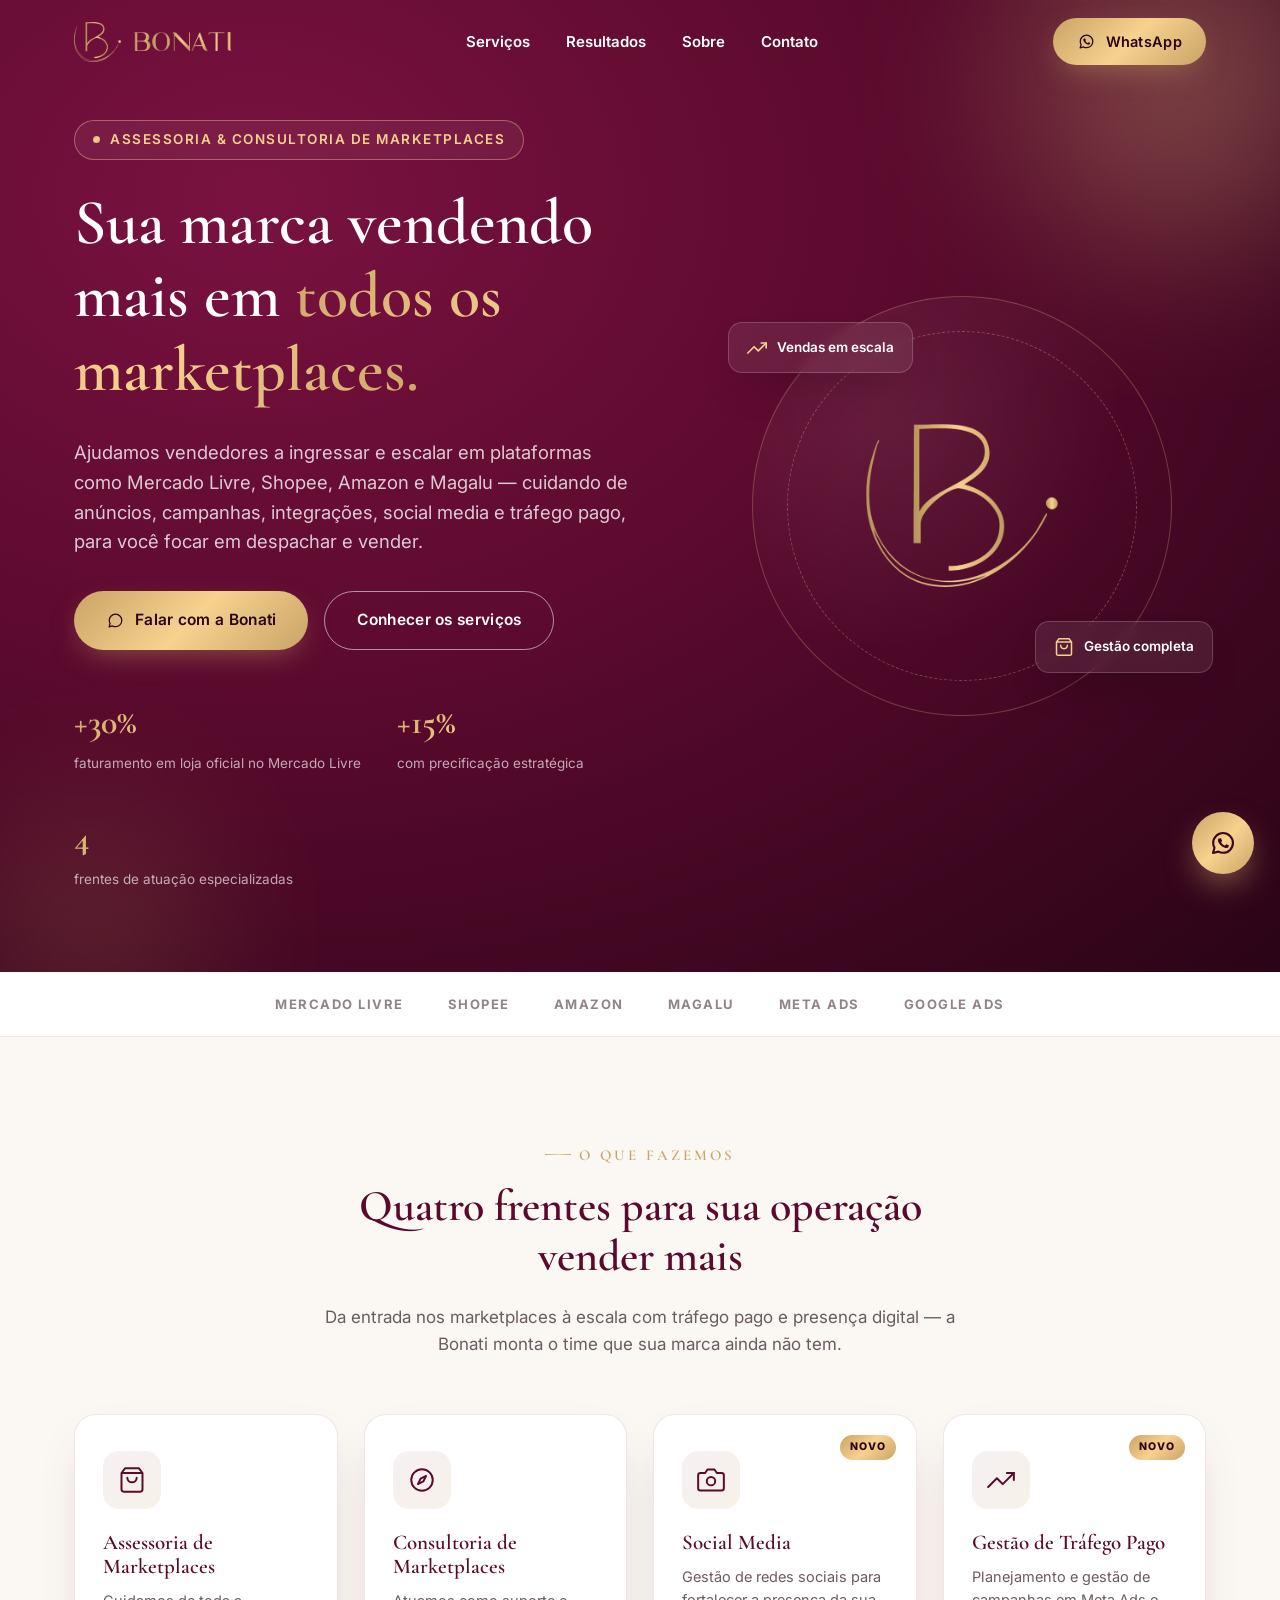
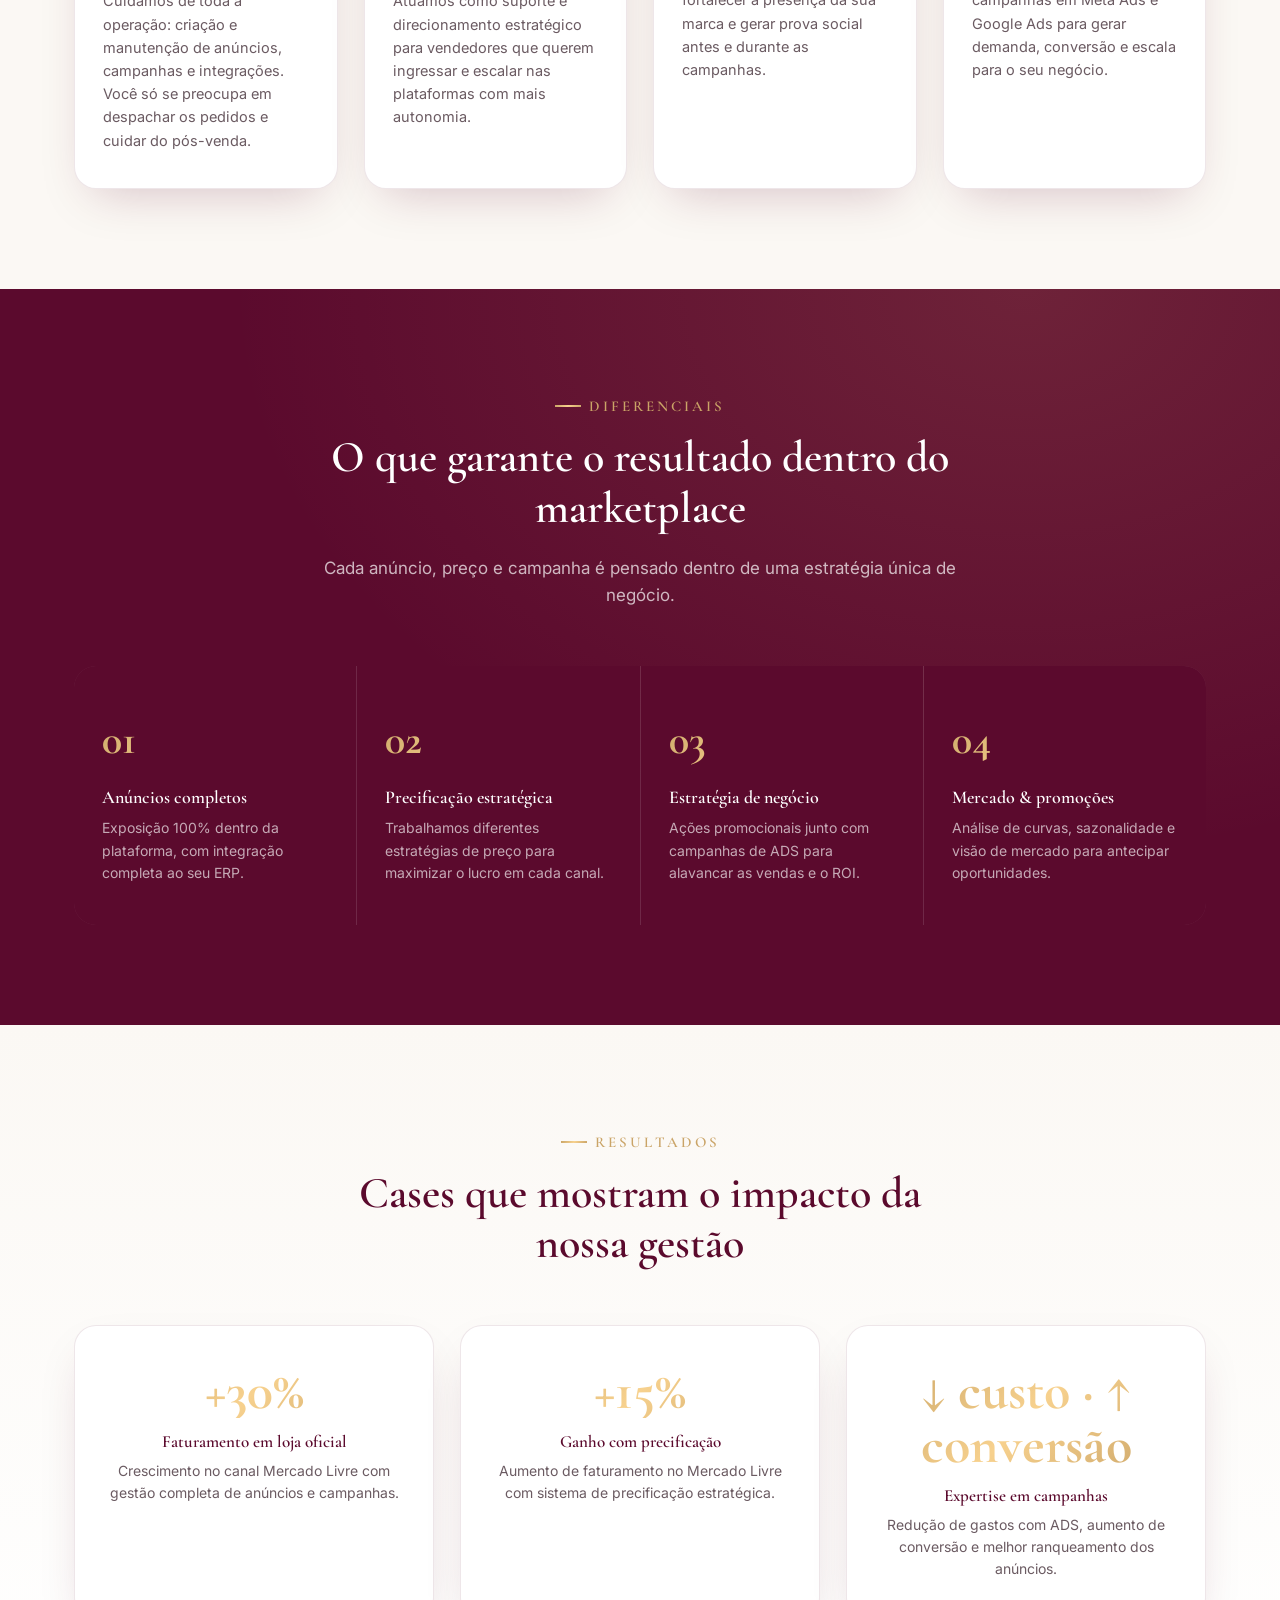
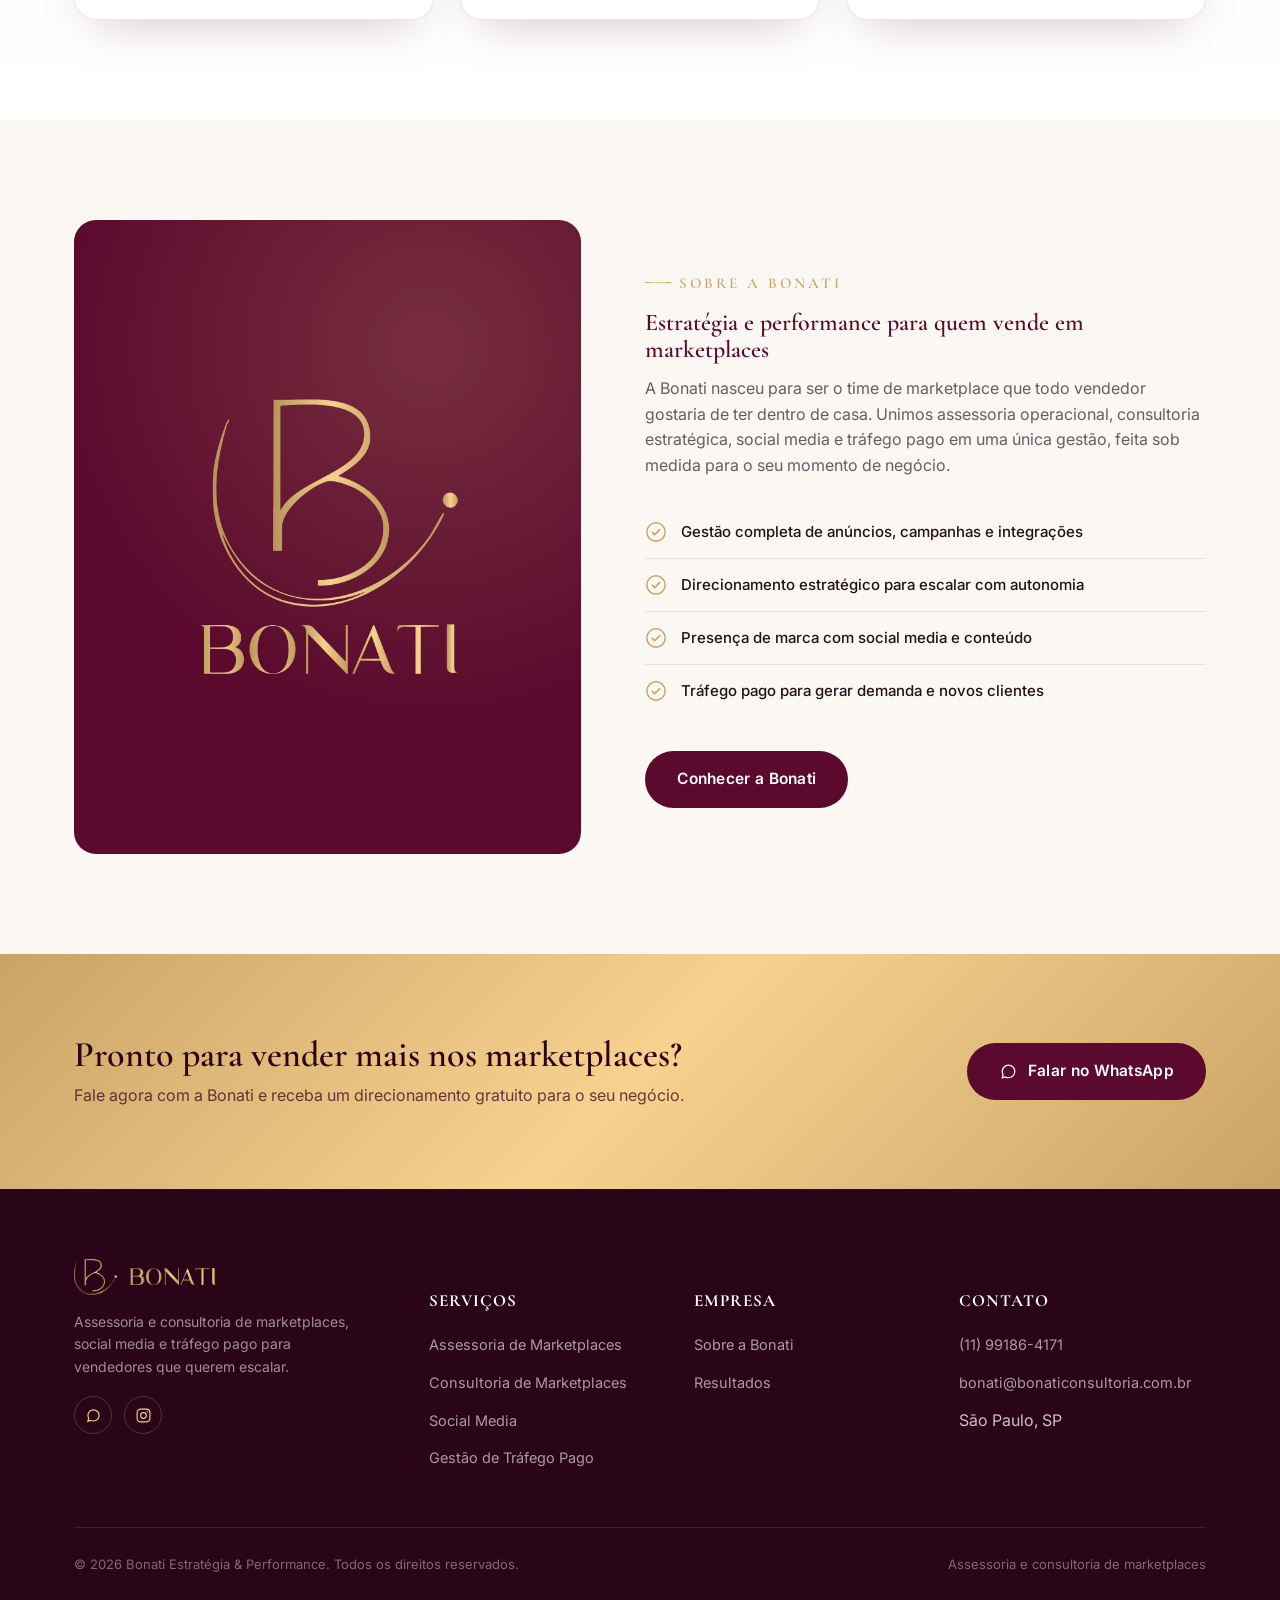
<file: index.html>
<!doctype html>
<html lang="pt-BR">
<head>
<meta charset="UTF-8">
<meta name="viewport" content="width=device-width, initial-scale=1.0">
<title>Bonati — Assessoria e Consultoria de Marketplaces</title>
<meta name="description" content="A Bonati ajuda vendedores a ingressar e escalar nos marketplaces: assessoria completa de anúncios, consultoria estratégica, social media e gestão de tráfego pago.">
<link rel="icon" type="image/png" href="assets/img/favicon.png">
<link rel="apple-touch-icon" href="assets/img/favicon.png">
<link rel="preconnect" href="https://fonts.googleapis.com">
<link rel="preconnect" href="https://fonts.gstatic.com" crossorigin>
<link href="https://fonts.googleapis.com/css2?family=Cormorant+Garamond:wght@500;600;700&family=Inter:wght@400;500;600;700;800&display=swap" rel="stylesheet">
<link rel="stylesheet" href="assets/css/style.css">
<noscript><style>.reveal{opacity:1!important;transform:none!important;}</style></noscript>
</head>
<body>

<!-- Header -->
<header class="site-header">
  <div class="container header-inner">
    <a href="#top" class="logo">
      <img src="assets/img/logo-mark.png" alt="" class="logo-icon">
      <img src="assets/img/logo-wordmark.png" alt="Bonati — Estratégia & Performance" class="logo-word">
    </a>
    <nav class="nav">
      <a href="#servicos">Serviços</a>
      <a href="#resultados">Resultados</a>
      <a href="#sobre">Sobre</a>
      <a href="#contato">Contato</a>
    </nav>
    <div class="header-actions">
      <a class="btn btn-gold" href="https://wa.me/5511991864171?text=Ol%C3%A1!%20Vim%20pelo%20site%20da%20Bonati%20e%20gostaria%20de%20saber%20mais%20sobre%20os%20servi%C3%A7os%20de%20marketplace." target="_blank" rel="noopener">
        <svg viewBox="0 0 24 24" fill="none"><path d="M17.6 6.32A7.85 7.85 0 0 0 12.05 4c-4.36 0-7.9 3.53-7.9 7.9 0 1.39.36 2.74 1.05 3.94L4 20l4.27-1.12a7.9 7.9 0 0 0 3.78.96h0c4.36 0 7.9-3.53 7.9-7.9 0-2.11-.82-4.09-2.35-5.62Z" stroke="currentColor" stroke-width="1.6" stroke-linecap="round" stroke-linejoin="round"/><path d="M9.3 8.6c.15-.34.31-.35.45-.35h.38c.12 0 .28-.05.44.33.16.4.55 1.36.6 1.46.05.1.08.22.02.36-.07.14-.1.22-.2.34-.1.12-.21.27-.3.36-.1.1-.2.21-.09.42.12.2.52.87 1.13 1.4.78.7 1.43.92 1.63 1.02.2.1.32.09.44-.05.12-.14.5-.58.63-.78.13-.2.26-.16.44-.1.18.07 1.15.55 1.35.65.2.1.33.15.38.24.05.1.05.55-.13 1.08-.18.53-1.03.97-1.44 1.03-.37.06-.83.08-1.34-.09-.31-.1-.7-.23-1.21-.45-2.13-.92-3.52-3.06-3.63-3.2-.1-.14-.87-1.16-.87-2.21 0-1.05.55-1.56.75-1.77Z" fill="currentColor"/></svg>
        WhatsApp
      </a>
      <button class="nav-toggle" aria-label="Abrir menu">
        <svg viewBox="0 0 24 24" fill="none"><path d="M3 6h18M3 12h18M3 18h18" stroke="#5b0a2d" stroke-width="2" stroke-linecap="round"/></svg>
      </button>
    </div>
  </div>
</header>

<!-- Mobile nav -->
<div class="mobile-nav">
  <button class="mobile-nav-close" aria-label="Fechar menu">
    <svg viewBox="0 0 24 24" fill="none"><path d="M18 6 6 18M6 6l12 12" stroke="#fff" stroke-width="2" stroke-linecap="round"/></svg>
  </button>
  <a href="#servicos">Serviços</a>
  <a href="#resultados">Resultados</a>
  <a href="#sobre">Sobre</a>
  <a href="#contato">Contato</a>
  <a class="btn btn-gold" href="https://wa.me/5511991864171?text=Ol%C3%A1!%20Vim%20pelo%20site%20da%20Bonati%20e%20gostaria%20de%20saber%20mais%20sobre%20os%20servi%C3%A7os%20de%20marketplace." target="_blank" rel="noopener">Falar no WhatsApp</a>
</div>

<!-- Hero -->
<section class="hero" id="top">
  <div class="container hero-grid">
    <div class="hero-content">
      <span class="hero-eyebrow"><span class="dot"></span> Assessoria &amp; Consultoria de Marketplaces</span>
      <h1>Sua marca vendendo mais em <span class="gold-text">todos os marketplaces.</span></h1>
      <p class="lead">Ajudamos vendedores a ingressar e escalar em plataformas como Mercado Livre, Shopee, Amazon e Magalu — cuidando de anúncios, campanhas, integrações, social media e tráfego pago, para você focar em despachar e vender.</p>
      <div class="hero-ctas">
        <a class="btn btn-gold" href="https://wa.me/5511991864171?text=Ol%C3%A1!%20Vim%20pelo%20site%20da%20Bonati%20e%20gostaria%20de%20uma%20consultoria%20para%20vender%20em%20marketplaces." target="_blank" rel="noopener">
          <svg viewBox="0 0 24 24" fill="none"><path d="M17.6 6.32A7.85 7.85 0 0 0 12.05 4c-4.36 0-7.9 3.53-7.9 7.9 0 1.39.36 2.74 1.05 3.94L4 20l4.27-1.12a7.9 7.9 0 0 0 3.78.96h0c4.36 0 7.9-3.53 7.9-7.9 0-2.11-.82-4.09-2.35-5.62Z" stroke="currentColor" stroke-width="1.6" stroke-linecap="round" stroke-linejoin="round"/></svg>
          Falar com a Bonati
        </a>
        <a class="btn btn-outline" href="#servicos">Conhecer os serviços</a>
      </div>
      <div class="hero-stats">
        <div class="stat"><strong>+30%</strong><span>faturamento em loja oficial no Mercado Livre</span></div>
        <div class="stat"><strong>+15%</strong><span>com precificação estratégica</span></div>
        <div class="stat"><strong>4</strong><span>frentes de atuação especializadas</span></div>
      </div>
    </div>
    <div class="hero-visual">
      <div class="hero-badge">
        <img src="assets/img/logo-mark.png" alt="Bonati">
        <div class="float-card c1">
          <svg viewBox="0 0 24 24" fill="none"><polyline points="23 6 13.5 15.5 8.5 10.5 1 18" stroke="#f7d18e" stroke-width="2" stroke-linecap="round" stroke-linejoin="round"/><polyline points="17 6 23 6 23 12" stroke="#f7d18e" stroke-width="2" stroke-linecap="round" stroke-linejoin="round"/></svg>
          Vendas em escala
        </div>
        <div class="float-card c2">
          <svg viewBox="0 0 24 24" fill="none"><path d="M6 2L3 6v14a2 2 0 002 2h14a2 2 0 002-2V6l-3-4z" stroke="#f7d18e" stroke-width="1.8" stroke-linejoin="round"/><path d="M3 6h18" stroke="#f7d18e" stroke-width="1.8"/><path d="M16 10a4 4 0 01-8 0" stroke="#f7d18e" stroke-width="1.8" stroke-linecap="round"/></svg>
          Gestão completa
        </div>
      </div>
    </div>
  </div>
</section>

<!-- Trust bar -->
<div class="trust-bar">
  <div class="container">
    <span>Mercado Livre</span>
    <span>Shopee</span>
    <span>Amazon</span>
    <span>Magalu</span>
    <span>Meta Ads</span>
    <span>Google Ads</span>
  </div>
</div>

<!-- Serviços -->
<section class="section" id="servicos">
  <div class="container">
    <div class="section-head reveal">
      <span class="eyebrow">O que fazemos</span>
      <h2>Quatro frentes para sua operação vender mais</h2>
      <p>Da entrada nos marketplaces à escala com tráfego pago e presença digital — a Bonati monta o time que sua marca ainda não tem.</p>
    </div>
    <div class="services-grid">

      <div class="service-card reveal">
        <div class="service-icon">
          <svg viewBox="0 0 24 24" fill="none"><path d="M6 2L3 6v14a2 2 0 002 2h14a2 2 0 002-2V6l-3-4z" stroke="#5b0a2d" stroke-width="1.7" stroke-linejoin="round"/><path d="M3 6h18" stroke="#5b0a2d" stroke-width="1.7"/><path d="M16 10a4 4 0 01-8 0" stroke="#5b0a2d" stroke-width="1.7" stroke-linecap="round"/></svg>
        </div>
        <h3>Assessoria de Marketplaces</h3>
        <p>Cuidamos de toda a operação: criação e manutenção de anúncios, campanhas e integrações. Você só se preocupa em despachar os pedidos e cuidar do pós-venda.</p>
      </div>

      <div class="service-card reveal">
        <div class="service-icon">
          <svg viewBox="0 0 24 24" fill="none"><circle cx="12" cy="12" r="9.2" stroke="#5b0a2d" stroke-width="1.7"/><polygon points="15.5 8.5 13.2 13.2 8.5 15.5 10.8 10.8 15.5 8.5" stroke="#5b0a2d" stroke-width="1.7" stroke-linejoin="round"/></svg>
        </div>
        <h3>Consultoria de Marketplaces</h3>
        <p>Atuamos como suporte e direcionamento estratégico para vendedores que querem ingressar e escalar nas plataformas com mais autonomia.</p>
      </div>

      <div class="service-card reveal">
        <span class="badge-new">Novo</span>
        <div class="service-icon">
          <svg viewBox="0 0 24 24" fill="none"><path d="M23 19a2 2 0 01-2 2H3a2 2 0 01-2-2V8a2 2 0 012-2h4l2-3h6l2 3h4a2 2 0 012 2z" stroke="#5b0a2d" stroke-width="1.7" stroke-linejoin="round"/><circle cx="12" cy="13" r="3.6" stroke="#5b0a2d" stroke-width="1.7"/></svg>
        </div>
        <h3>Social Media</h3>
        <p>Gestão de redes sociais para fortalecer a presença da sua marca e gerar prova social antes e durante as campanhas.</p>
      </div>

      <div class="service-card reveal">
        <span class="badge-new">Novo</span>
        <div class="service-icon">
          <svg viewBox="0 0 24 24" fill="none"><polyline points="23 6 13.5 15.5 8.5 10.5 1 18" stroke="#5b0a2d" stroke-width="1.7" stroke-linecap="round" stroke-linejoin="round"/><polyline points="17 6 23 6 23 12" stroke="#5b0a2d" stroke-width="1.7" stroke-linecap="round" stroke-linejoin="round"/></svg>
        </div>
        <h3>Gestão de Tráfego Pago</h3>
        <p>Planejamento e gestão de campanhas em Meta Ads e Google Ads para gerar demanda, conversão e escala para o seu negócio.</p>
      </div>

    </div>
  </div>
</section>

<!-- Diferenciais -->
<section class="section diff-section">
  <div class="container">
    <div class="section-head reveal">
      <span class="eyebrow">Diferenciais</span>
      <h2>O que garante o resultado dentro do marketplace</h2>
      <p>Cada anúncio, preço e campanha é pensado dentro de uma estratégia única de negócio.</p>
    </div>
    <div class="diff-grid">
      <div class="diff-item reveal">
        <span class="num">01</span>
        <h4>Anúncios completos</h4>
        <p>Exposição 100% dentro da plataforma, com integração completa ao seu ERP.</p>
      </div>
      <div class="diff-item reveal">
        <span class="num">02</span>
        <h4>Precificação estratégica</h4>
        <p>Trabalhamos diferentes estratégias de preço para maximizar o lucro em cada canal.</p>
      </div>
      <div class="diff-item reveal">
        <span class="num">03</span>
        <h4>Estratégia de negócio</h4>
        <p>Ações promocionais junto com campanhas de ADS para alavancar as vendas e o ROI.</p>
      </div>
      <div class="diff-item reveal">
        <span class="num">04</span>
        <h4>Mercado &amp; promoções</h4>
        <p>Análise de curvas, sazonalidade e visão de mercado para antecipar oportunidades.</p>
      </div>
    </div>
  </div>
</section>

<!-- Resultados -->
<section class="section results-section" id="resultados">
  <div class="container">
    <div class="section-head reveal">
      <span class="eyebrow">Resultados</span>
      <h2>Cases que mostram o impacto da nossa gestão</h2>
    </div>
    <div class="results-grid">
      <div class="result-card reveal">
        <div class="value">+30%</div>
        <h4>Faturamento em loja oficial</h4>
        <p>Crescimento no canal Mercado Livre com gestão completa de anúncios e campanhas.</p>
      </div>
      <div class="result-card reveal">
        <div class="value">+15%</div>
        <h4>Ganho com precificação</h4>
        <p>Aumento de faturamento no Mercado Livre com sistema de precificação estratégica.</p>
      </div>
      <div class="result-card reveal">
        <div class="value">↓ custo · ↑ conversão</div>
        <h4>Expertise em campanhas</h4>
        <p>Redução de gastos com ADS, aumento de conversão e melhor ranqueamento dos anúncios.</p>
      </div>
    </div>
  </div>
</section>

<!-- Sobre -->
<section class="section" id="sobre">
  <div class="container about-grid">
    <div class="about-visual reveal">
      <img src="assets/img/logo-full.png" alt="Bonati — Estratégia & Performance">
    </div>
    <div class="about-text reveal">
      <span class="eyebrow">Sobre a Bonati</span>
      <h2>Estratégia e performance para quem vende em marketplaces</h2>
      <p>A Bonati nasceu para ser o time de marketplace que todo vendedor gostaria de ter dentro de casa. Unimos assessoria operacional, consultoria estratégica, social media e tráfego pago em uma única gestão, feita sob medida para o seu momento de negócio.</p>
      <ul class="about-list">
        <li>
          <svg viewBox="0 0 24 24" fill="none"><circle cx="12" cy="12" r="10" stroke="#c9a466" stroke-width="1.6"/><path d="M8 12.5l2.5 2.5L16 9.5" stroke="#c9a466" stroke-width="1.8" stroke-linecap="round" stroke-linejoin="round"/></svg>
          Gestão completa de anúncios, campanhas e integrações
        </li>
        <li>
          <svg viewBox="0 0 24 24" fill="none"><circle cx="12" cy="12" r="10" stroke="#c9a466" stroke-width="1.6"/><path d="M8 12.5l2.5 2.5L16 9.5" stroke="#c9a466" stroke-width="1.8" stroke-linecap="round" stroke-linejoin="round"/></svg>
          Direcionamento estratégico para escalar com autonomia
        </li>
        <li>
          <svg viewBox="0 0 24 24" fill="none"><circle cx="12" cy="12" r="10" stroke="#c9a466" stroke-width="1.6"/><path d="M8 12.5l2.5 2.5L16 9.5" stroke="#c9a466" stroke-width="1.8" stroke-linecap="round" stroke-linejoin="round"/></svg>
          Presença de marca com social media e conteúdo
        </li>
        <li>
          <svg viewBox="0 0 24 24" fill="none"><circle cx="12" cy="12" r="10" stroke="#c9a466" stroke-width="1.6"/><path d="M8 12.5l2.5 2.5L16 9.5" stroke="#c9a466" stroke-width="1.8" stroke-linecap="round" stroke-linejoin="round"/></svg>
          Tráfego pago para gerar demanda e novos clientes
        </li>
      </ul>
      <a class="btn btn-wine" href="https://wa.me/5511991864171?text=Ol%C3%A1!%20Vim%20pelo%20site%20da%20Bonati%20e%20quero%20conhecer%20a%20empresa." target="_blank" rel="noopener">Conhecer a Bonati</a>
    </div>
  </div>
</section>

<!-- CTA final -->
<section class="cta-final" id="contato">
  <div class="container">
    <div>
      <h2>Pronto para vender mais nos marketplaces?</h2>
      <p>Fale agora com a Bonati e receba um direcionamento gratuito para o seu negócio.</p>
    </div>
    <a class="btn btn-wine" href="https://wa.me/5511991864171?text=Ol%C3%A1!%20Vim%20pelo%20site%20da%20Bonati%20e%20quero%20falar%20com%20a%20equipe." target="_blank" rel="noopener">
      <svg viewBox="0 0 24 24" fill="none"><path d="M17.6 6.32A7.85 7.85 0 0 0 12.05 4c-4.36 0-7.9 3.53-7.9 7.9 0 1.39.36 2.74 1.05 3.94L4 20l4.27-1.12a7.9 7.9 0 0 0 3.78.96h0c4.36 0 7.9-3.53 7.9-7.9 0-2.11-.82-4.09-2.35-5.62Z" stroke="currentColor" stroke-width="1.6" stroke-linecap="round" stroke-linejoin="round"/></svg>
      Falar no WhatsApp
    </a>
  </div>
</section>

<!-- Footer -->
<footer class="site-footer">
  <div class="container">
    <div class="footer-grid">
      <div>
        <a href="#top" class="logo">
          <img src="assets/img/logo-mark.png" alt="" class="logo-icon">
          <img src="assets/img/logo-wordmark.png" alt="Bonati" class="logo-word">
        </a>
        <p>Assessoria e consultoria de marketplaces, social media e tráfego pago para vendedores que querem escalar.</p>
        <div class="footer-social">
          <a href="https://wa.me/5511991864171" target="_blank" rel="noopener" aria-label="WhatsApp">
            <svg viewBox="0 0 24 24" fill="none"><path d="M17.6 6.32A7.85 7.85 0 0 0 12.05 4c-4.36 0-7.9 3.53-7.9 7.9 0 1.39.36 2.74 1.05 3.94L4 20l4.27-1.12a7.9 7.9 0 0 0 3.78.96h0c4.36 0 7.9-3.53 7.9-7.9 0-2.11-.82-4.09-2.35-5.62Z" stroke="#f7d18e" stroke-width="1.6"/></svg>
          </a>
          <a href="https://www.instagram.com/bonati_consultoria" target="_blank" rel="noopener" aria-label="Instagram">
            <svg viewBox="0 0 24 24" fill="none"><rect x="3" y="3" width="18" height="18" rx="5" stroke="#f7d18e" stroke-width="1.6"/><circle cx="12" cy="12" r="4" stroke="#f7d18e" stroke-width="1.6"/><circle cx="17.2" cy="6.8" r="1" fill="#f7d18e"/></svg>
          </a>
        </div>
      </div>
      <div class="footer-col">
        <h5>Serviços</h5>
        <ul>
          <li><a href="#servicos">Assessoria de Marketplaces</a></li>
          <li><a href="#servicos">Consultoria de Marketplaces</a></li>
          <li><a href="#servicos">Social Media</a></li>
          <li><a href="#servicos">Gestão de Tráfego Pago</a></li>
        </ul>
      </div>
      <div class="footer-col">
        <h5>Empresa</h5>
        <ul>
          <li><a href="#sobre">Sobre a Bonati</a></li>
          <li><a href="#resultados">Resultados</a></li>
        </ul>
      </div>
      <div class="footer-col">
        <h5>Contato</h5>
        <ul>
          <li><a href="https://wa.me/5511991864171" target="_blank" rel="noopener">(11) 99186-4171</a></li>
          <li><a href="mailto:bonati@bonaticonsultoria.com.br">bonati@bonaticonsultoria.com.br</a></li>
          <li>São Paulo, SP</li>
        </ul>
      </div>
    </div>
    <div class="footer-bottom">
      <span>&copy; <span id="year"></span> Bonati Estratégia &amp; Performance. Todos os direitos reservados.</span>
      <span>Assessoria e consultoria de marketplaces</span>
    </div>
  </div>
</footer>

<!-- WhatsApp flutuante -->
<a class="whatsapp-float" href="https://wa.me/5511991864171?text=Ol%C3%A1!%20Vim%20pelo%20site%20da%20Bonati%20e%20quero%20falar%20com%20a%20equipe." target="_blank" rel="noopener" aria-label="Falar no WhatsApp">
  <svg viewBox="0 0 24 24" fill="none"><path d="M17.6 6.32A7.85 7.85 0 0 0 12.05 4c-4.36 0-7.9 3.53-7.9 7.9 0 1.39.36 2.74 1.05 3.94L4 20l4.27-1.12a7.9 7.9 0 0 0 3.78.96h0c4.36 0 7.9-3.53 7.9-7.9 0-2.11-.82-4.09-2.35-5.62Z" stroke="#3a0620" stroke-width="1.7" stroke-linecap="round" stroke-linejoin="round"/><path d="M9.3 8.6c.15-.34.31-.35.45-.35h.38c.12 0 .28-.05.44.33.16.4.55 1.36.6 1.46.05.1.08.22.02.36-.07.14-.1.22-.2.34-.1.12-.21.27-.3.36-.1.1-.2.21-.09.42.12.2.52.87 1.13 1.4.78.7 1.43.92 1.63 1.02.2.1.32.09.44-.05.12-.14.5-.58.63-.78.13-.2.26-.16.44-.1.18.07 1.15.55 1.35.65.2.1.33.15.38.24.05.1.05.55-.13 1.08-.18.53-1.03.97-1.44 1.03-.37.06-.83.08-1.34-.09-.31-.1-.7-.23-1.21-.45-2.13-.92-3.52-3.06-3.63-3.2-.1-.14-.87-1.16-.87-2.21 0-1.05.55-1.56.75-1.77Z" fill="#3a0620"/></svg>
</a>

<script src="assets/js/main.js"></script>
</body>
</html>
</file>
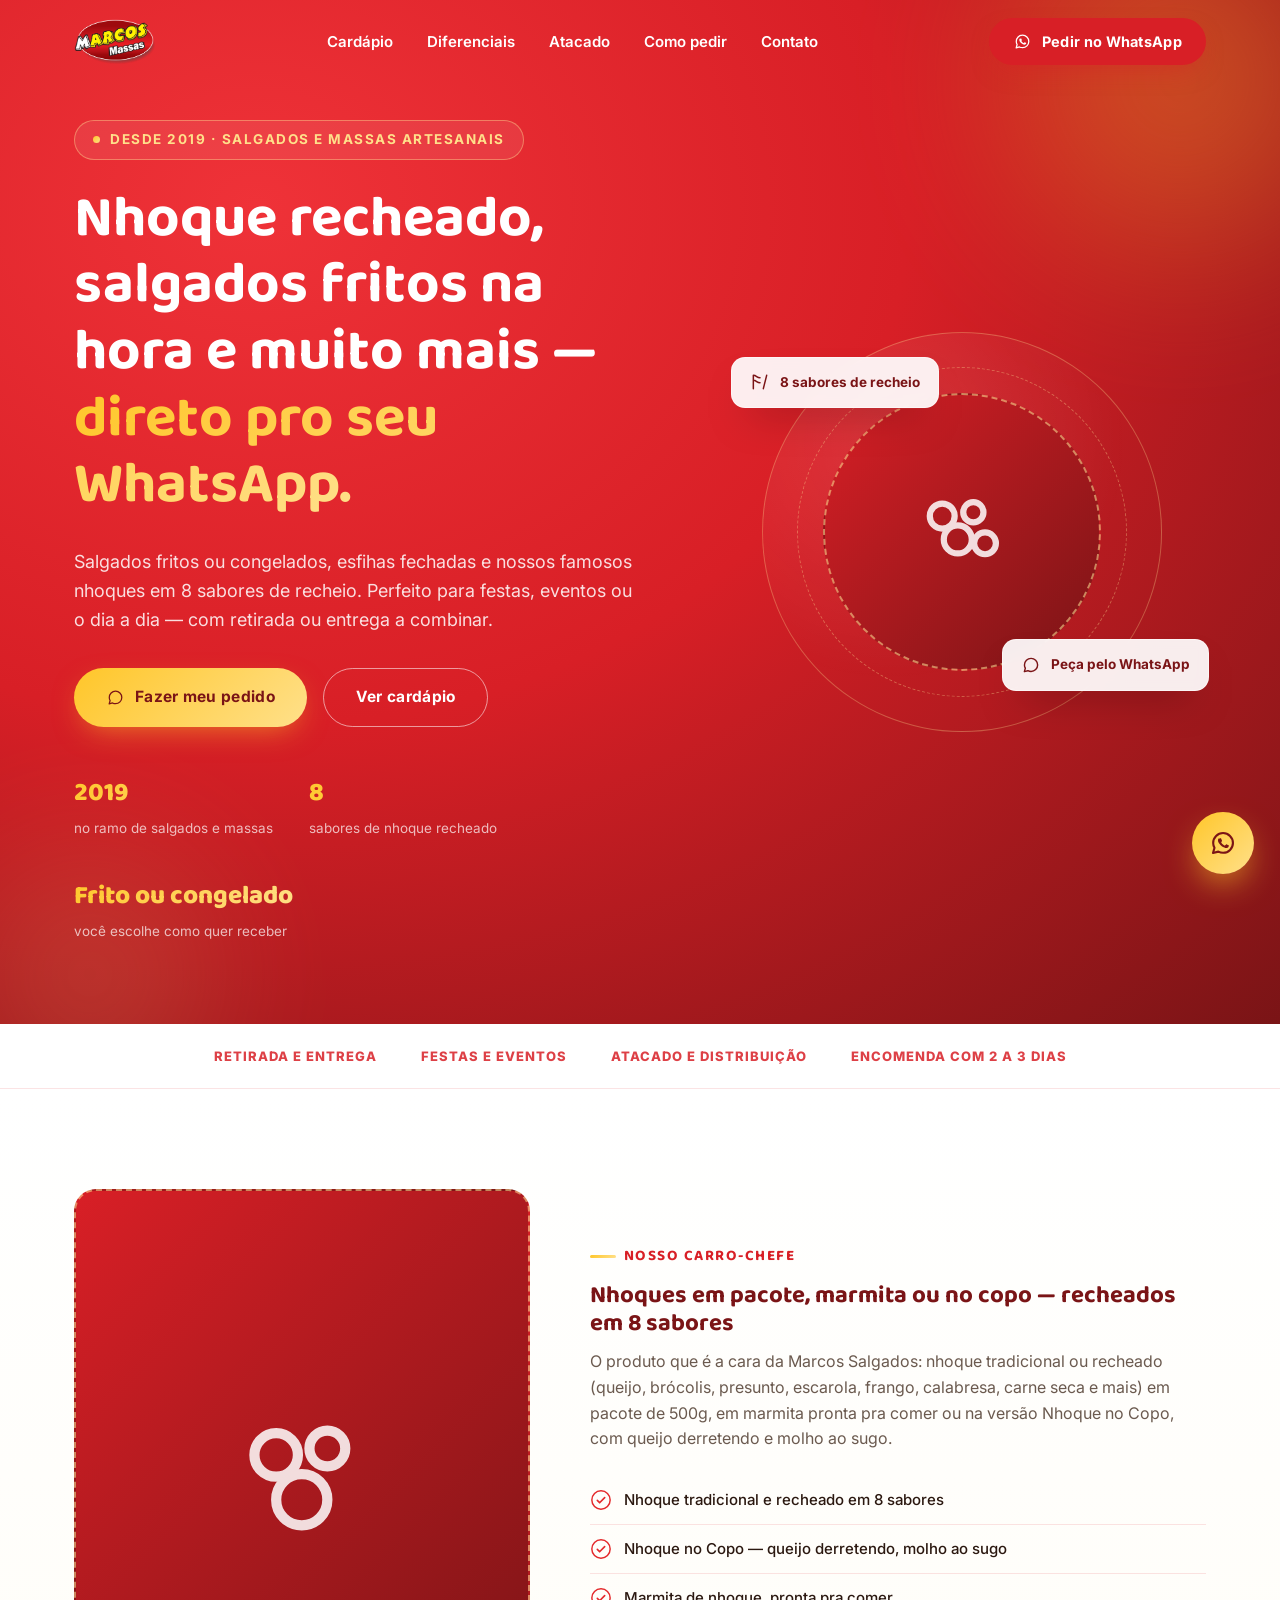
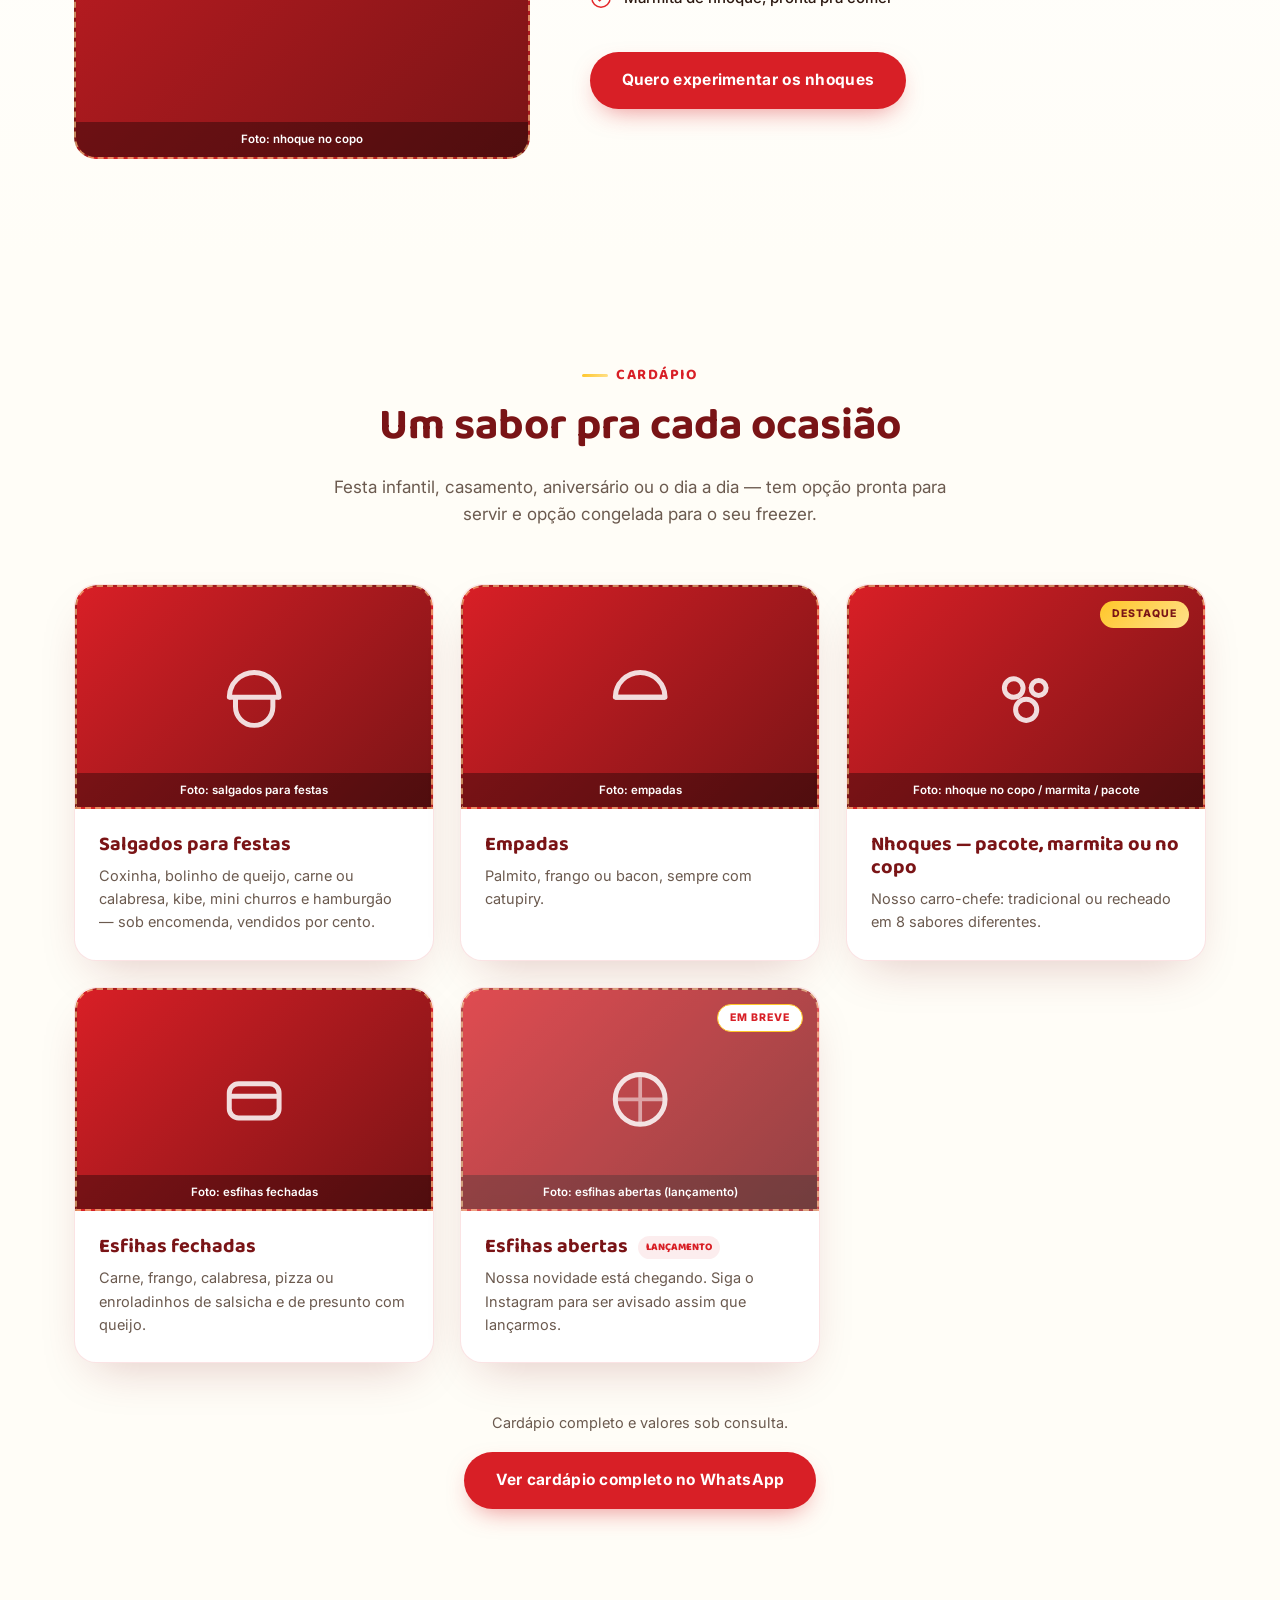
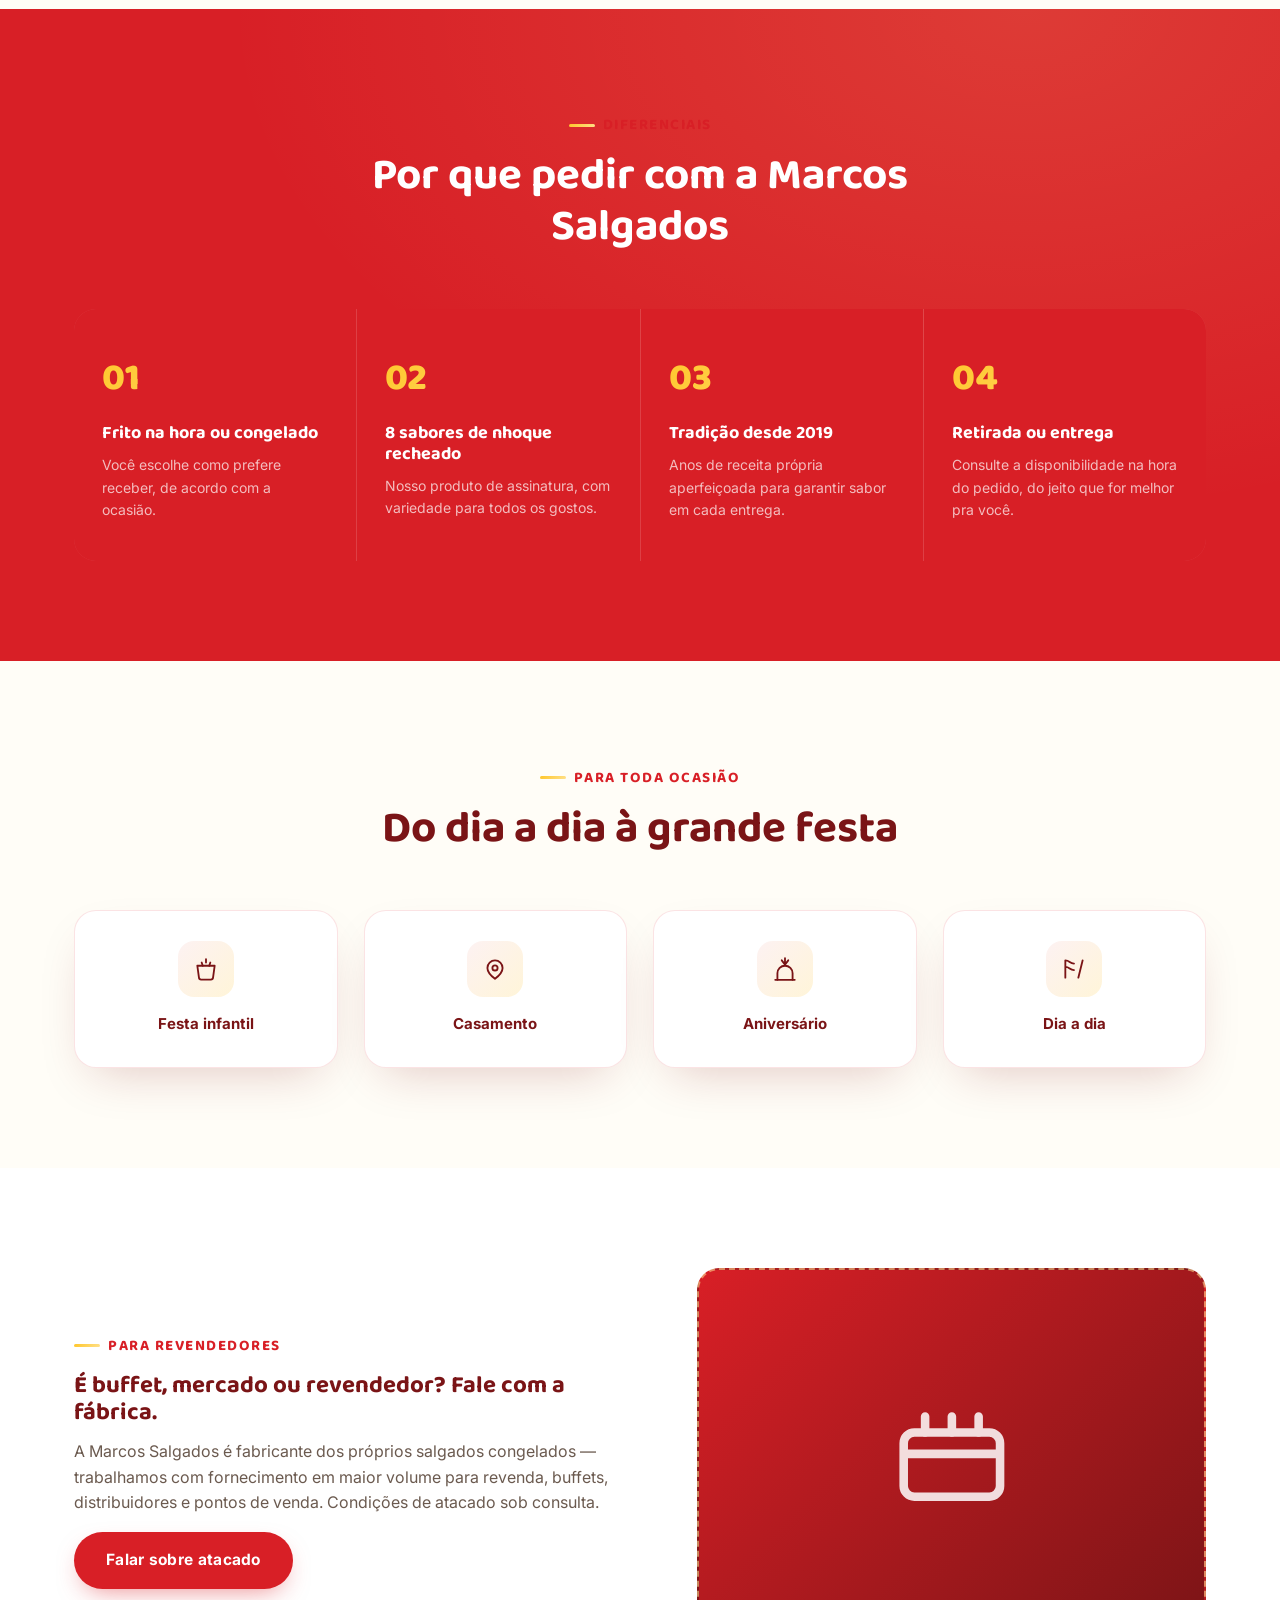
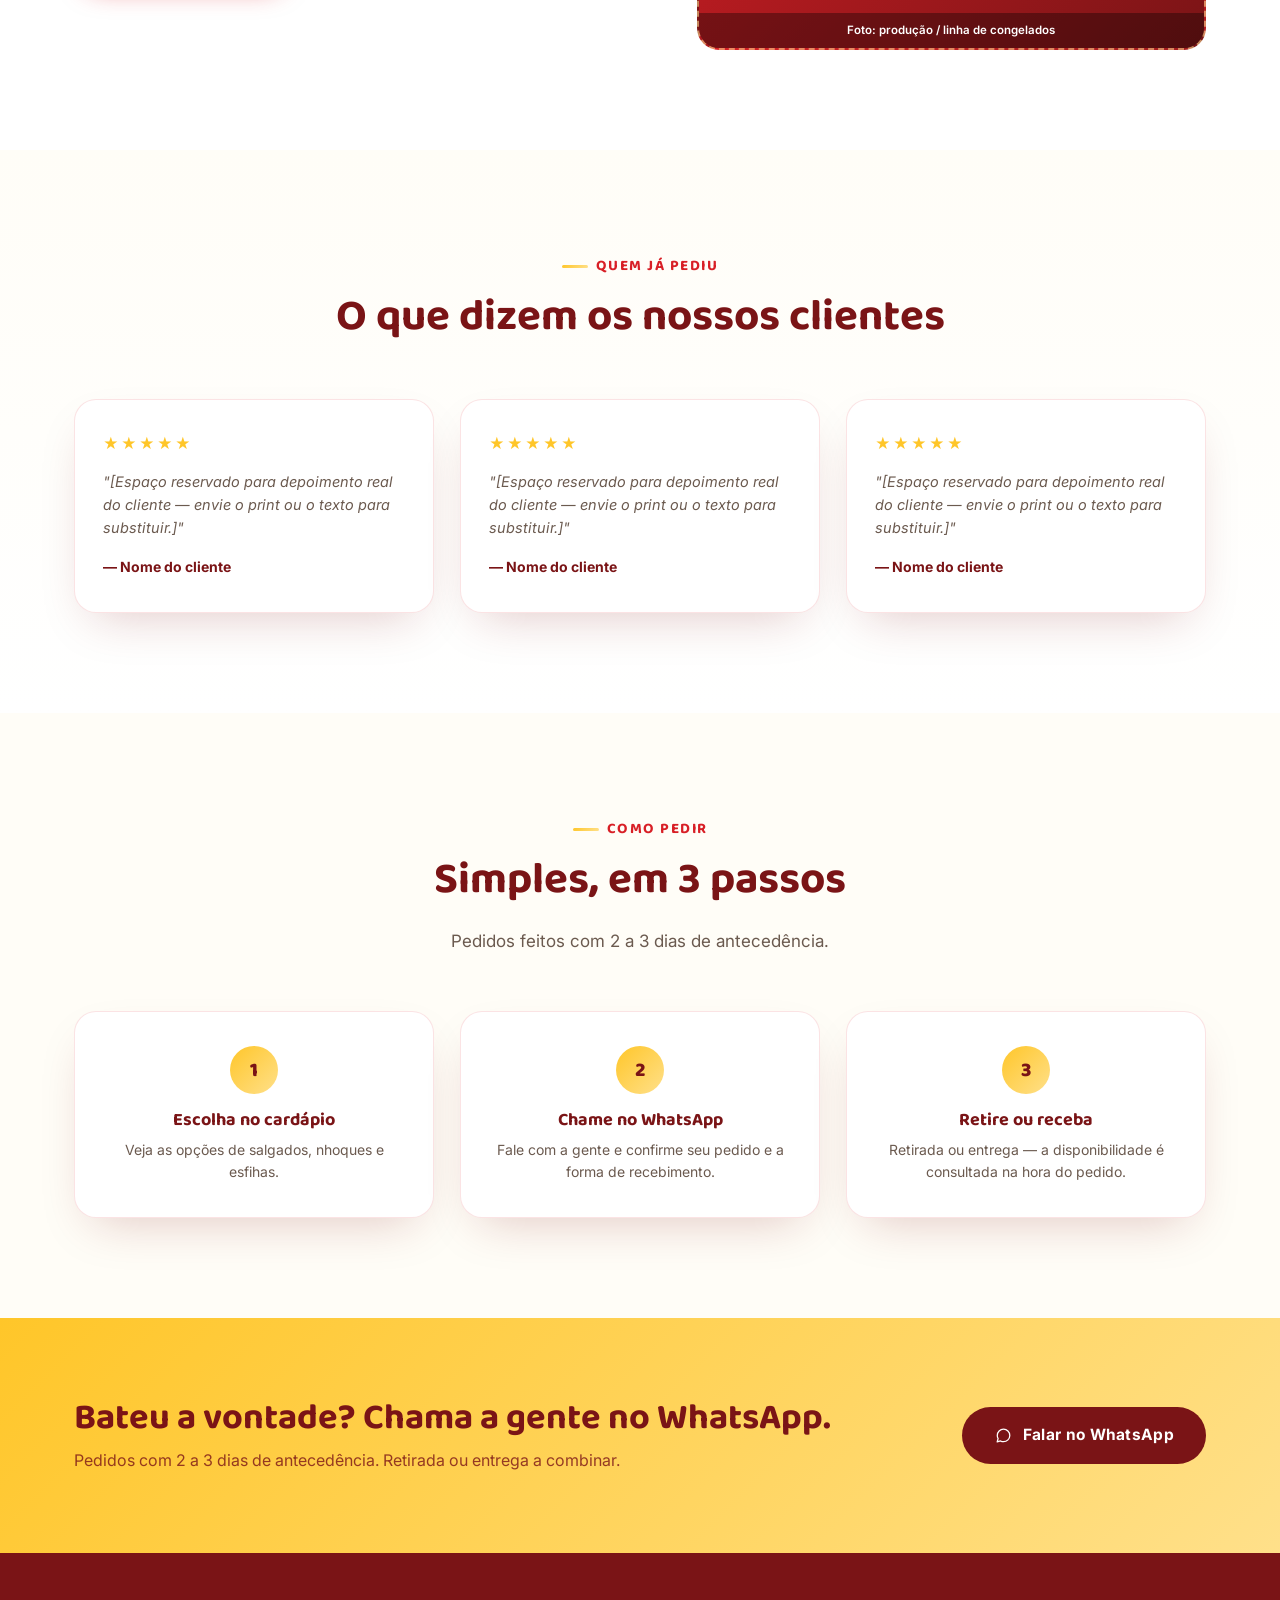
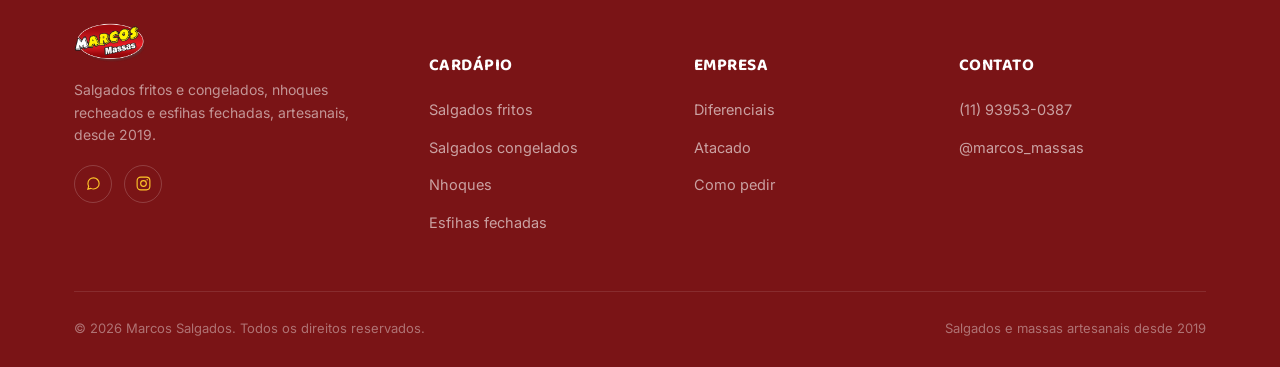
<file: marcos-salgados/index.html>
<!doctype html>
<html lang="pt-BR">
<head>
<meta charset="UTF-8">
<meta name="viewport" content="width=device-width, initial-scale=1.0">
<title>Marcos Salgados — Salgados e Massas Artesanais</title>
<meta name="description" content="Marcos Salgados: salgados fritos e congelados, nhoques recheados em 8 sabores e esfihas fechadas. Peça pelo WhatsApp para festas, eventos ou o dia a dia. Atacado para revenda.">
<link rel="icon" type="image/png" href="assets/img/favicon.png">
<link rel="apple-touch-icon" href="assets/img/apple-touch-icon.png">
<link rel="preconnect" href="https://fonts.googleapis.com">
<link rel="preconnect" href="https://fonts.gstatic.com" crossorigin>
<link href="https://fonts.googleapis.com/css2?family=Baloo+2:wght@500;600;700;800&family=Inter:wght@400;500;600;700;800&display=swap" rel="stylesheet">
<link rel="stylesheet" href="assets/css/style.css">
<noscript><style>.reveal{opacity:1!important;transform:none!important;}</style></noscript>
</head>
<body>

<!-- Header -->
<header class="site-header">
  <div class="container header-inner">
    <a href="#top" class="logo">
      <img src="assets/img/logo-marcos-salgados.png" alt="Marcos Salgados" class="logo-img">
    </a>
    <nav class="nav">
      <a href="#cardapio">Cardápio</a>
      <a href="#diferenciais">Diferenciais</a>
      <a href="#atacado">Atacado</a>
      <a href="#como-pedir">Como pedir</a>
      <a href="#contato">Contato</a>
    </nav>
    <div class="header-actions">
      <a class="btn btn-red" href="https://wa.me/5511939530387?text=Ol%C3%A1!%20Vim%20pelo%20site%20da%20Marcos%20Salgados%20e%20gostaria%20de%20fazer%20um%20pedido." target="_blank" rel="noopener">
        <svg viewBox="0 0 24 24" fill="none"><path d="M17.6 6.32A7.85 7.85 0 0 0 12.05 4c-4.36 0-7.9 3.53-7.9 7.9 0 1.39.36 2.74 1.05 3.94L4 20l4.27-1.12a7.9 7.9 0 0 0 3.78.96h0c4.36 0 7.9-3.53 7.9-7.9 0-2.11-.82-4.09-2.35-5.62Z" stroke="currentColor" stroke-width="1.6" stroke-linecap="round" stroke-linejoin="round"/><path d="M9.3 8.6c.15-.34.31-.35.45-.35h.38c.12 0 .28-.05.44.33.16.4.55 1.36.6 1.46.05.1.08.22.02.36-.07.14-.1.22-.2.34-.1.12-.21.27-.3.36-.1.1-.2.21-.09.42.12.2.52.87 1.13 1.4.78.7 1.43.92 1.63 1.02.2.1.32.09.44-.05.12-.14.5-.58.63-.78.13-.2.26-.16.44-.1.18.07 1.15.55 1.35.65.2.1.33.15.38.24.05.1.05.55-.13 1.08-.18.53-1.03.97-1.44 1.03-.37.06-.83.08-1.34-.09-.31-.1-.7-.23-1.21-.45-2.13-.92-3.52-3.06-3.63-3.2-.1-.14-.87-1.16-.87-2.21 0-1.05.55-1.56.75-1.77Z" fill="currentColor"/></svg>
        Pedir no WhatsApp
      </a>
      <button class="nav-toggle" aria-label="Abrir menu">
        <svg viewBox="0 0 24 24" fill="none"><path d="M3 6h18M3 12h18M3 18h18" stroke="#7a1416" stroke-width="2" stroke-linecap="round"/></svg>
      </button>
    </div>
  </div>
</header>

<!-- Mobile nav -->
<div class="mobile-nav">
  <button class="mobile-nav-close" aria-label="Fechar menu">
    <svg viewBox="0 0 24 24" fill="none"><path d="M18 6 6 18M6 6l12 12" stroke="#fff" stroke-width="2" stroke-linecap="round"/></svg>
  </button>
  <a href="#cardapio">Cardápio</a>
  <a href="#diferenciais">Diferenciais</a>
  <a href="#atacado">Atacado</a>
  <a href="#como-pedir">Como pedir</a>
  <a href="#contato">Contato</a>
  <a class="btn btn-yellow" href="https://wa.me/5511939530387?text=Ol%C3%A1!%20Vim%20pelo%20site%20da%20Marcos%20Salgados%20e%20gostaria%20de%20fazer%20um%20pedido." target="_blank" rel="noopener">Pedir no WhatsApp</a>
</div>

<!-- Hero -->
<section class="hero" id="top">
  <div class="container hero-grid">
    <div class="hero-content">
      <span class="hero-eyebrow"><span class="dot"></span> Desde 2019 · Salgados e massas artesanais</span>
      <h1>Nhoque recheado, salgados fritos na hora e muito mais — <span class="yellow-text">direto pro seu WhatsApp.</span></h1>
      <p class="lead">Salgados fritos ou congelados, esfihas fechadas e nossos famosos nhoques em 8 sabores de recheio. Perfeito para festas, eventos ou o dia a dia — com retirada ou entrega a combinar.</p>
      <div class="hero-ctas">
        <a class="btn btn-yellow" href="https://wa.me/5511939530387?text=Ol%C3%A1!%20Vim%20pelo%20site%20da%20Marcos%20Salgados%20e%20gostaria%20de%20fazer%20um%20pedido." target="_blank" rel="noopener">
          <svg viewBox="0 0 24 24" fill="none"><path d="M17.6 6.32A7.85 7.85 0 0 0 12.05 4c-4.36 0-7.9 3.53-7.9 7.9 0 1.39.36 2.74 1.05 3.94L4 20l4.27-1.12a7.9 7.9 0 0 0 3.78.96h0c4.36 0 7.9-3.53 7.9-7.9 0-2.11-.82-4.09-2.35-5.62Z" stroke="currentColor" stroke-width="1.6" stroke-linecap="round" stroke-linejoin="round"/></svg>
          Fazer meu pedido
        </a>
        <a class="btn btn-outline" href="#cardapio">Ver cardápio</a>
      </div>
      <div class="hero-stats">
        <div class="stat"><strong>2019</strong><span>no ramo de salgados e massas</span></div>
        <div class="stat"><strong>8</strong><span>sabores de nhoque recheado</span></div>
        <div class="stat"><strong>Frito ou congelado</strong><span>você escolhe como quer receber</span></div>
      </div>
    </div>
    <div class="hero-visual">
      <div class="hero-badge">
        <div class="ph-photo ph-hero" data-label="Foto: nhoque recheado (produto destaque)">
          <svg viewBox="0 0 24 24" fill="none"><circle cx="7" cy="8" r="3.2" stroke="#fff" stroke-width="1.6"/><circle cx="15" cy="7" r="2.6" stroke="#fff" stroke-width="1.6"/><circle cx="11" cy="14" r="3.6" stroke="#fff" stroke-width="1.6"/><circle cx="18" cy="15" r="2.8" stroke="#fff" stroke-width="1.6"/></svg>
        </div>
        <div class="float-card c1">
          <svg viewBox="0 0 24 24" fill="none"><path d="M4 4v16M4 4c4 0 4 3 8 3M4 4v6c4 0 4 3 8 3M20 4l-4 16" stroke="#7a1416" stroke-width="1.8" stroke-linecap="round" stroke-linejoin="round"/></svg>
          8 sabores de recheio
        </div>
        <div class="float-card c2">
          <svg viewBox="0 0 24 24" fill="none"><path d="M17.6 6.32A7.85 7.85 0 0 0 12.05 4c-4.36 0-7.9 3.53-7.9 7.9 0 1.39.36 2.74 1.05 3.94L4 20l4.27-1.12a7.9 7.9 0 0 0 3.78.96h0c4.36 0 7.9-3.53 7.9-7.9 0-2.11-.82-4.09-2.35-5.62Z" stroke="#7a1416" stroke-width="1.7" stroke-linecap="round" stroke-linejoin="round"/></svg>
          Peça pelo WhatsApp
        </div>
      </div>
    </div>
  </div>
</section>

<!-- Trust bar -->
<div class="trust-bar">
  <div class="container">
    <span>Retirada e entrega</span>
    <span>Festas e eventos</span>
    <span>Atacado e distribuição</span>
    <span>Encomenda com 2 a 3 dias</span>
  </div>
</div>

<!-- Produto destaque: Nhoques -->
<section class="section destaque-section">
  <div class="container destaque-grid">
    <div class="destaque-visual reveal">
      <div class="ph-photo ph-destaque" data-label="Foto: nhoque no copo">
        <svg viewBox="0 0 24 24" fill="none"><circle cx="8" cy="9" r="3.4" stroke="#fff" stroke-width="1.6"/><circle cx="16" cy="8" r="2.8" stroke="#fff" stroke-width="1.6"/><circle cx="12" cy="16" r="4" stroke="#fff" stroke-width="1.6"/></svg>
      </div>
    </div>
    <div class="destaque-text reveal">
      <span class="eyebrow">Nosso carro-chefe</span>
      <h2>Nhoques em pacote, marmita ou no copo — recheados em 8 sabores</h2>
      <p>O produto que é a cara da Marcos Salgados: nhoque tradicional ou recheado (queijo, brócolis, presunto, escarola, frango, calabresa, carne seca e mais) em pacote de 500g, em marmita pronta pra comer ou na versão Nhoque no Copo, com queijo derretendo e molho ao sugo.</p>
      <ul class="destaque-list">
        <li><svg viewBox="0 0 24 24" fill="none"><circle cx="12" cy="12" r="10" stroke="#E4292B" stroke-width="1.6"/><path d="M8 12.5l2.5 2.5L16 9.5" stroke="#E4292B" stroke-width="1.8" stroke-linecap="round" stroke-linejoin="round"/></svg> Nhoque tradicional e recheado em 8 sabores</li>
        <li><svg viewBox="0 0 24 24" fill="none"><circle cx="12" cy="12" r="10" stroke="#E4292B" stroke-width="1.6"/><path d="M8 12.5l2.5 2.5L16 9.5" stroke="#E4292B" stroke-width="1.8" stroke-linecap="round" stroke-linejoin="round"/></svg> Nhoque no Copo — queijo derretendo, molho ao sugo</li>
        <li><svg viewBox="0 0 24 24" fill="none"><circle cx="12" cy="12" r="10" stroke="#E4292B" stroke-width="1.6"/><path d="M8 12.5l2.5 2.5L16 9.5" stroke="#E4292B" stroke-width="1.8" stroke-linecap="round" stroke-linejoin="round"/></svg> Marmita de nhoque, pronta pra comer</li>
      </ul>
      <a class="btn btn-red" href="https://wa.me/5511939530387?text=Ol%C3%A1!%20Vim%20pelo%20site%20e%20quero%20saber%20mais%20sobre%20os%20nhoques%20recheados." target="_blank" rel="noopener">Quero experimentar os nhoques</a>
    </div>
  </div>
</section>

<!-- Cardápio -->
<section class="section" id="cardapio">
  <div class="container">
    <div class="section-head reveal">
      <span class="eyebrow">Cardápio</span>
      <h2>Um sabor pra cada ocasião</h2>
      <p>Festa infantil, casamento, aniversário ou o dia a dia — tem opção pronta para servir e opção congelada para o seu freezer.</p>
    </div>
    <div class="menu-grid">

      <div class="menu-card reveal">
        <div class="ph-photo" data-label="Foto: salgados para festas">
          <svg viewBox="0 0 24 24" fill="none"><path d="M4 12c0-4.4 3.6-8 8-8s8 3.6 8 8" stroke="#fff" stroke-width="1.6" stroke-linecap="round"/><path d="M4 12h16" stroke="#fff" stroke-width="1.6"/><path d="M6 12v3a6 6 0 0 0 12 0v-3" stroke="#fff" stroke-width="1.6"/></svg>
        </div>
        <div class="menu-card-body">
          <h3>Salgados para festas</h3>
          <p>Coxinha, bolinho de queijo, carne ou calabresa, kibe, mini churros e hamburgão — sob encomenda, vendidos por cento.</p>
        </div>
      </div>

      <div class="menu-card reveal">
        <div class="ph-photo" data-label="Foto: empadas">
          <svg viewBox="0 0 24 24" fill="none"><path d="M4 12c0-4.4 3.6-8 8-8s8 3.6 8 8Z" stroke="#fff" stroke-width="1.6" stroke-linejoin="round"/><path d="M4 12h16" stroke="#fff" stroke-width="1.6"/></svg>
        </div>
        <div class="menu-card-body">
          <h3>Empadas</h3>
          <p>Palmito, frango ou bacon, sempre com catupiry.</p>
        </div>
      </div>

      <div class="menu-card destaque-card reveal">
        <span class="badge-tag">Destaque</span>
        <div class="ph-photo" data-label="Foto: nhoque no copo / marmita / pacote">
          <svg viewBox="0 0 24 24" fill="none"><circle cx="8" cy="9" r="3" stroke="#fff" stroke-width="1.6"/><circle cx="16" cy="9" r="2.4" stroke="#fff" stroke-width="1.6"/><circle cx="12" cy="16" r="3.4" stroke="#fff" stroke-width="1.6"/></svg>
        </div>
        <div class="menu-card-body">
          <h3>Nhoques — pacote, marmita ou no copo</h3>
          <p>Nosso carro-chefe: tradicional ou recheado em 8 sabores diferentes.</p>
        </div>
      </div>

      <div class="menu-card reveal">
        <div class="ph-photo" data-label="Foto: esfihas fechadas">
          <svg viewBox="0 0 24 24" fill="none"><rect x="4" y="7" width="16" height="11" rx="3" stroke="#fff" stroke-width="1.6"/><path d="M4 11h16" stroke="#fff" stroke-width="1.6"/></svg>
        </div>
        <div class="menu-card-body">
          <h3>Esfihas fechadas</h3>
          <p>Carne, frango, calabresa, pizza ou enroladinhos de salsicha e de presunto com queijo.</p>
        </div>
      </div>

      <div class="menu-card em-breve reveal">
        <span class="badge-tag badge-soon">Em breve</span>
        <div class="ph-photo" data-label="Foto: esfihas abertas (lançamento)">
          <svg viewBox="0 0 24 24" fill="none"><circle cx="12" cy="12" r="8" stroke="#fff" stroke-width="1.6"/><path d="M12 4v16M4 12h16" stroke="#fff" stroke-width="1.2" opacity=".6"/></svg>
        </div>
        <div class="menu-card-body">
          <h3>Esfihas abertas <span class="soon-tag">Lançamento</span></h3>
          <p>Nossa novidade está chegando. Siga o Instagram para ser avisado assim que lançarmos.</p>
        </div>
      </div>

    </div>
    <div class="menu-cta reveal">
      <p>Cardápio completo e valores sob consulta.</p>
      <a class="btn btn-red" href="https://wa.me/5511939530387?text=Ol%C3%A1!%20Vim%20pelo%20site%20e%20gostaria%20de%20ver%20o%20card%C3%A1pio%20completo%20com%20valores." target="_blank" rel="noopener">Ver cardápio completo no WhatsApp</a>
    </div>
  </div>
</section>

<!-- Diferenciais -->
<section class="section diff-section" id="diferenciais">
  <div class="container">
    <div class="section-head reveal">
      <span class="eyebrow">Diferenciais</span>
      <h2>Por que pedir com a Marcos Salgados</h2>
    </div>
    <div class="diff-grid">
      <div class="diff-item reveal">
        <span class="num">01</span>
        <h4>Frito na hora ou congelado</h4>
        <p>Você escolhe como prefere receber, de acordo com a ocasião.</p>
      </div>
      <div class="diff-item reveal">
        <span class="num">02</span>
        <h4>8 sabores de nhoque recheado</h4>
        <p>Nosso produto de assinatura, com variedade para todos os gostos.</p>
      </div>
      <div class="diff-item reveal">
        <span class="num">03</span>
        <h4>Tradição desde 2019</h4>
        <p>Anos de receita própria aperfeiçoada para garantir sabor em cada entrega.</p>
      </div>
      <div class="diff-item reveal">
        <span class="num">04</span>
        <h4>Retirada ou entrega</h4>
        <p>Consulte a disponibilidade na hora do pedido, do jeito que for melhor pra você.</p>
      </div>
    </div>
  </div>
</section>

<!-- Ocasiões -->
<section class="section ocasioes-section">
  <div class="container">
    <div class="section-head reveal">
      <span class="eyebrow">Para toda ocasião</span>
      <h2>Do dia a dia à grande festa</h2>
    </div>
    <div class="ocasioes-grid">
      <div class="ocasiao-item reveal">
        <div class="ocasiao-icon"><svg viewBox="0 0 24 24" fill="none"><path d="M12 3v3M8 6l1 3M16 6l-1 3" stroke="#7a1416" stroke-width="1.7" stroke-linecap="round"/><path d="M4 9h16l-1.5 11a2 2 0 0 1-2 1.8H7.5a2 2 0 0 1-2-1.8L4 9Z" stroke="#7a1416" stroke-width="1.7" stroke-linejoin="round"/></svg></div>
        <span>Festa infantil</span>
      </div>
      <div class="ocasiao-item reveal">
        <div class="ocasiao-icon"><svg viewBox="0 0 24 24" fill="none"><path d="M12 21c4-3 7-6.5 7-10a7 7 0 0 0-14 0c0 3.5 3 7 7 10Z" stroke="#7a1416" stroke-width="1.7" stroke-linejoin="round"/><circle cx="12" cy="11" r="2.4" stroke="#7a1416" stroke-width="1.7"/></svg></div>
        <span>Casamento</span>
      </div>
      <div class="ocasiao-item reveal">
        <div class="ocasiao-icon"><svg viewBox="0 0 24 24" fill="none"><path d="M12 2v6M9 4l3 4 3-4" stroke="#7a1416" stroke-width="1.7" stroke-linecap="round" stroke-linejoin="round"/><path d="M5 22v-6a7 7 0 0 1 14 0v6" stroke="#7a1416" stroke-width="1.7" stroke-linecap="round"/><path d="M3 22h18" stroke="#7a1416" stroke-width="1.7" stroke-linecap="round"/></svg></div>
        <span>Aniversário</span>
      </div>
      <div class="ocasiao-item reveal">
        <div class="ocasiao-icon"><svg viewBox="0 0 24 24" fill="none"><path d="M4 4v16M4 4c4 0 4 3 8 3M4 4v6c4 0 4 3 8 3M20 4l-4 16" stroke="#7a1416" stroke-width="1.7" stroke-linecap="round" stroke-linejoin="round"/></svg></div>
        <span>Dia a dia</span>
      </div>
    </div>
  </div>
</section>

<!-- Atacado / B2B -->
<section class="section atacado-section" id="atacado">
  <div class="container atacado-grid">
    <div class="atacado-text reveal">
      <span class="eyebrow">Para revendedores</span>
      <h2>É buffet, mercado ou revendedor? Fale com a fábrica.</h2>
      <p>A Marcos Salgados é fabricante dos próprios salgados congelados — trabalhamos com fornecimento em maior volume para revenda, buffets, distribuidores e pontos de venda. Condições de atacado sob consulta.</p>
      <a class="btn btn-red" href="https://wa.me/5511939530387?text=Ol%C3%A1!%20Vim%20pelo%20site%20da%20Marcos%20Salgados%20e%20tenho%20interesse%20em%20pedidos%20de%20atacado%2Fdistribui%C3%A7%C3%A3o." target="_blank" rel="noopener">Falar sobre atacado</a>
    </div>
    <div class="atacado-visual reveal">
      <div class="ph-photo ph-atacado" data-label="Foto: produção / linha de congelados">
        <svg viewBox="0 0 24 24" fill="none"><rect x="3" y="7" width="18" height="12" rx="2" stroke="#fff" stroke-width="1.6"/><path d="M3 11h18" stroke="#fff" stroke-width="1.6"/><path d="M7 4v3M12 4v3M17 4v3" stroke="#fff" stroke-width="1.6" stroke-linecap="round"/></svg>
      </div>
    </div>
  </div>
</section>

<!-- Depoimentos -->
<section class="section depoimentos-section">
  <div class="container">
    <div class="section-head reveal">
      <span class="eyebrow">Quem já pediu</span>
      <h2>O que dizem os nossos clientes</h2>
    </div>
    <div class="depoimentos-grid">
      <div class="depoimento-card reveal">
        <div class="stars">★★★★★</div>
        <p>"[Espaço reservado para depoimento real do cliente — envie o print ou o texto para substituir.]"</p>
        <span class="autor">— Nome do cliente</span>
      </div>
      <div class="depoimento-card reveal">
        <div class="stars">★★★★★</div>
        <p>"[Espaço reservado para depoimento real do cliente — envie o print ou o texto para substituir.]"</p>
        <span class="autor">— Nome do cliente</span>
      </div>
      <div class="depoimento-card reveal">
        <div class="stars">★★★★★</div>
        <p>"[Espaço reservado para depoimento real do cliente — envie o print ou o texto para substituir.]"</p>
        <span class="autor">— Nome do cliente</span>
      </div>
    </div>
  </div>
</section>

<!-- Como pedir -->
<section class="section como-pedir-section" id="como-pedir">
  <div class="container">
    <div class="section-head reveal">
      <span class="eyebrow">Como pedir</span>
      <h2>Simples, em 3 passos</h2>
      <p>Pedidos feitos com 2 a 3 dias de antecedência.</p>
    </div>
    <div class="passos-grid">
      <div class="passo-item reveal">
        <span class="num">1</span>
        <h4>Escolha no cardápio</h4>
        <p>Veja as opções de salgados, nhoques e esfihas.</p>
      </div>
      <div class="passo-item reveal">
        <span class="num">2</span>
        <h4>Chame no WhatsApp</h4>
        <p>Fale com a gente e confirme seu pedido e a forma de recebimento.</p>
      </div>
      <div class="passo-item reveal">
        <span class="num">3</span>
        <h4>Retire ou receba</h4>
        <p>Retirada ou entrega — a disponibilidade é consultada na hora do pedido.</p>
      </div>
    </div>
  </div>
</section>

<!-- CTA final -->
<section class="cta-final" id="contato">
  <div class="container">
    <div>
      <h2>Bateu a vontade? Chama a gente no WhatsApp.</h2>
      <p>Pedidos com 2 a 3 dias de antecedência. Retirada ou entrega a combinar.</p>
    </div>
    <a class="btn btn-dark" href="https://wa.me/5511939530387?text=Ol%C3%A1!%20Vim%20pelo%20site%20da%20Marcos%20Salgados%20e%20quero%20fazer%20um%20pedido." target="_blank" rel="noopener">
      <svg viewBox="0 0 24 24" fill="none"><path d="M17.6 6.32A7.85 7.85 0 0 0 12.05 4c-4.36 0-7.9 3.53-7.9 7.9 0 1.39.36 2.74 1.05 3.94L4 20l4.27-1.12a7.9 7.9 0 0 0 3.78.96h0c4.36 0 7.9-3.53 7.9-7.9 0-2.11-.82-4.09-2.35-5.62Z" stroke="currentColor" stroke-width="1.6" stroke-linecap="round" stroke-linejoin="round"/></svg>
      Falar no WhatsApp
    </a>
  </div>
</section>

<!-- Footer -->
<footer class="site-footer">
  <div class="container">
    <div class="footer-grid">
      <div>
        <a href="#top" class="logo">
          <img src="assets/img/logo-marcos-salgados.png" alt="Marcos Salgados" class="logo-img">
        </a>
        <p>Salgados fritos e congelados, nhoques recheados e esfihas fechadas, artesanais, desde 2019.</p>
        <div class="footer-social">
          <a href="https://wa.me/5511939530387" target="_blank" rel="noopener" aria-label="WhatsApp">
            <svg viewBox="0 0 24 24" fill="none"><path d="M17.6 6.32A7.85 7.85 0 0 0 12.05 4c-4.36 0-7.9 3.53-7.9 7.9 0 1.39.36 2.74 1.05 3.94L4 20l4.27-1.12a7.9 7.9 0 0 0 3.78.96h0c4.36 0 7.9-3.53 7.9-7.9 0-2.11-.82-4.09-2.35-5.62Z" stroke="#FFC629" stroke-width="1.6"/></svg>
          </a>
          <a href="https://www.instagram.com/marcos_massas" target="_blank" rel="noopener" aria-label="Instagram">
            <svg viewBox="0 0 24 24" fill="none"><rect x="3" y="3" width="18" height="18" rx="5" stroke="#FFC629" stroke-width="1.6"/><circle cx="12" cy="12" r="4" stroke="#FFC629" stroke-width="1.6"/><circle cx="17.2" cy="6.8" r="1" fill="#FFC629"/></svg>
          </a>
        </div>
      </div>
      <div class="footer-col">
        <h5>Cardápio</h5>
        <ul>
          <li><a href="#cardapio">Salgados fritos</a></li>
          <li><a href="#cardapio">Salgados congelados</a></li>
          <li><a href="#cardapio">Nhoques</a></li>
          <li><a href="#cardapio">Esfihas fechadas</a></li>
        </ul>
      </div>
      <div class="footer-col">
        <h5>Empresa</h5>
        <ul>
          <li><a href="#diferenciais">Diferenciais</a></li>
          <li><a href="#atacado">Atacado</a></li>
          <li><a href="#como-pedir">Como pedir</a></li>
        </ul>
      </div>
      <div class="footer-col">
        <h5>Contato</h5>
        <ul>
          <li><a href="https://wa.me/5511939530387" target="_blank" rel="noopener">(11) 93953-0387</a></li>
          <li><a href="https://www.instagram.com/marcos_massas" target="_blank" rel="noopener">@marcos_massas</a></li>
        </ul>
      </div>
    </div>
    <div class="footer-bottom">
      <span>&copy; <span id="year"></span> Marcos Salgados. Todos os direitos reservados.</span>
      <span>Salgados e massas artesanais desde 2019</span>
    </div>
  </div>
</footer>

<!-- WhatsApp flutuante -->
<a class="whatsapp-float" href="https://wa.me/5511939530387?text=Ol%C3%A1!%20Vim%20pelo%20site%20da%20Marcos%20Salgados%20e%20quero%20fazer%20um%20pedido." target="_blank" rel="noopener" aria-label="Falar no WhatsApp">
  <svg viewBox="0 0 24 24" fill="none"><path d="M17.6 6.32A7.85 7.85 0 0 0 12.05 4c-4.36 0-7.9 3.53-7.9 7.9 0 1.39.36 2.74 1.05 3.94L4 20l4.27-1.12a7.9 7.9 0 0 0 3.78.96h0c4.36 0 7.9-3.53 7.9-7.9 0-2.11-.82-4.09-2.35-5.62Z" stroke="#7a1416" stroke-width="1.7" stroke-linecap="round" stroke-linejoin="round"/><path d="M9.3 8.6c.15-.34.31-.35.45-.35h.38c.12 0 .28-.05.44.33.16.4.55 1.36.6 1.46.05.1.08.22.02.36-.07.14-.1.22-.2.34-.1.12-.21.27-.3.36-.1.1-.2.21-.09.42.12.2.52.87 1.13 1.4.78.7 1.43.92 1.63 1.02.2.1.32.09.44-.05.12-.14.5-.58.63-.78.13-.2.26-.16.44-.1.18.07 1.15.55 1.35.65.2.1.33.15.38.24.05.1.05.55-.13 1.08-.18.53-1.03.97-1.44 1.03-.37.06-.83.08-1.34-.09-.31-.1-.7-.23-1.21-.45-2.13-.92-3.52-3.06-3.63-3.2-.1-.14-.87-1.16-.87-2.21 0-1.05.55-1.56.75-1.77Z" fill="#7a1416"/></svg>
</a>

<script src="assets/js/main.js"></script>
</body>
</html>
</file>
<file: assets/css/style.css>
/* ===== Bonati — Estratégia & Performance ===== */

:root {
  --wine: #5b0a2d;
  --wine-dark: #3a0620;
  --wine-darker: #2a0417;
  --gold-1: #c9a466;
  --gold-2: #f7d18e;
  --gold-3: #caa467;
  --gold-gradient: linear-gradient(135deg, var(--gold-1) 0%, var(--gold-2) 50%, var(--gold-3) 100%);
  --white: #ffffff;
  --off-white: #fbf8f4;
  --ink: #241017;
  --ink-soft: #6b5b62;
  --border-soft: rgba(91, 10, 45, 0.1);
  --shadow-soft: 0 20px 50px -20px rgba(91, 10, 45, 0.25);
  --shadow-gold: 0 10px 30px -10px rgba(201, 164, 102, 0.55);
  --radius-lg: 22px;
  --radius-md: 14px;
  --radius-sm: 8px;
  --container: 1180px;
}

* { box-sizing: border-box; }
html { scroll-behavior: smooth; }

body {
  margin: 0;
  font-family: 'Inter', -apple-system, BlinkMacSystemFont, 'Segoe UI', sans-serif;
  color: var(--ink);
  background: var(--off-white);
  line-height: 1.6;
  -webkit-font-smoothing: antialiased;
  overflow-x: hidden;
}

img, svg { max-width: 100%; display: block; }

a { color: inherit; text-decoration: none; }

.container {
  width: 100%;
  max-width: var(--container);
  margin: 0 auto;
  padding: 0 24px;
}

h1, h2, h3, h4 {
  font-family: 'Cormorant Garamond', 'Playfair Display', Georgia, serif;
  margin: 0 0 .5em;
  line-height: 1.15;
  font-weight: 600;
  color: var(--wine);
}

p { margin: 0 0 1em; color: var(--ink-soft); }

.eyebrow {
  display: inline-flex;
  align-items: center;
  gap: 8px;
  font-family: 'Cormorant Garamond', serif;
  font-size: 15px;
  letter-spacing: 3px;
  text-transform: uppercase;
  color: var(--gold-3);
  font-weight: 600;
  margin-bottom: 14px;
}
.eyebrow::before {
  content: "";
  width: 26px;
  height: 1.5px;
  background: var(--gold-gradient);
  display: inline-block;
}

.gold-text {
  background: var(--gold-gradient);
  -webkit-background-clip: text;
  background-clip: text;
  color: transparent;
}

.section {
  padding: 100px 0;
  position: relative;
}
.section-head {
  max-width: 640px;
  margin: 0 auto 56px;
  text-align: center;
}
.section-head h2 { font-size: clamp(30px, 4vw, 44px); }
.section-head p { font-size: 17px; }
.section-head.left { margin: 0 0 48px; text-align: left; }

/* ---------- Buttons ---------- */
.btn {
  display: inline-flex;
  align-items: center;
  justify-content: center;
  gap: 10px;
  padding: 16px 32px;
  border-radius: 999px;
  font-weight: 600;
  font-size: 15.5px;
  letter-spacing: .3px;
  cursor: pointer;
  border: none;
  transition: transform .25s ease, box-shadow .25s ease, background .25s ease, color .25s ease;
  white-space: nowrap;
}
.btn svg { width: 19px; height: 19px; flex-shrink: 0; }
.btn-gold {
  background: var(--gold-gradient);
  color: var(--wine-darker);
  box-shadow: var(--shadow-gold);
}
.btn-gold:hover { transform: translateY(-3px); box-shadow: 0 16px 36px -10px rgba(201,164,102,.7); }
.btn-outline {
  background: transparent;
  color: var(--white);
  border: 1.5px solid rgba(255,255,255,.55);
}
.btn-outline:hover { background: rgba(255,255,255,.1); border-color: #fff; transform: translateY(-3px); }
.btn-wine {
  background: var(--wine);
  color: var(--white);
}
.btn-wine:hover { background: var(--wine-dark); transform: translateY(-3px); box-shadow: var(--shadow-soft); }
.btn-block { width: 100%; }

/* ---------- Header ---------- */
.site-header {
  position: fixed;
  top: 0; left: 0; right: 0;
  z-index: 1000;
  padding: 18px 0;
  transition: background .3s ease, padding .3s ease, box-shadow .3s ease;
}
.site-header.scrolled {
  background: rgba(255,255,255,.92);
  backdrop-filter: blur(10px);
  padding: 12px 0;
  box-shadow: 0 4px 24px rgba(91,10,45,.08);
}
.header-inner { display: flex; align-items: center; justify-content: space-between; gap: 24px; }
.logo { display: flex; align-items: center; gap: 12px; }
.logo .logo-icon { height: 40px; width: auto; }
.logo .logo-word { height: 19px; width: auto; }

.nav {
  display: flex;
  align-items: center;
  gap: 36px;
}
.nav a {
  font-size: 15px;
  font-weight: 600;
  color: var(--wine);
  position: relative;
  padding: 4px 0;
}
.site-header:not(.scrolled) .nav a { color: #fff; }
.nav a::after {
  content: "";
  position: absolute;
  left: 0; right: 0; bottom: -4px;
  height: 2px;
  background: var(--gold-gradient);
  transform: scaleX(0);
  transform-origin: left;
  transition: transform .25s ease;
}
.nav a:hover::after { transform: scaleX(1); }

.header-actions { display: flex; align-items: center; gap: 18px; }
.header-actions .btn { padding: 12px 24px; font-size: 14.5px; }

.nav-toggle {
  display: none;
  width: 44px; height: 44px;
  border-radius: 50%;
  border: 1.5px solid var(--gold-3);
  background: transparent;
  align-items: center; justify-content: center;
  cursor: pointer;
}
.nav-toggle span, .nav-toggle::before, .nav-toggle::after { display:none; }
.nav-toggle svg { width: 20px; height: 20px; }
.site-header:not(.scrolled) .nav-toggle { border-color: rgba(255,255,255,.6); }
.site-header:not(.scrolled) .nav-toggle svg path { stroke: #fff; }

/* ---------- Hero ---------- */
.hero {
  position: relative;
  min-height: 100vh;
  display: flex;
  align-items: center;
  background: radial-gradient(ellipse at 20% 20%, #7a1240 0%, var(--wine) 45%, var(--wine-darker) 100%);
  overflow: hidden;
  padding-top: 120px;
  padding-bottom: 80px;
}
.hero::before, .hero::after {
  content: "";
  position: absolute;
  border-radius: 50%;
  filter: blur(60px);
  opacity: .35;
}
.hero::before {
  width: 520px; height: 520px;
  background: radial-gradient(circle, var(--gold-2), transparent 70%);
  top: -180px; right: -160px;
}
.hero::after {
  width: 380px; height: 380px;
  background: radial-gradient(circle, var(--gold-1), transparent 70%);
  bottom: -140px; left: -100px;
  opacity: .2;
}
.hero-grid {
  position: relative;
  z-index: 2;
  display: grid;
  grid-template-columns: 1.1fr .9fr;
  gap: 48px;
  align-items: center;
}
.hero-eyebrow {
  display: inline-flex;
  align-items: center;
  gap: 10px;
  padding: 8px 18px;
  border-radius: 999px;
  border: 1px solid rgba(247,209,142,.4);
  background: rgba(255,255,255,.05);
  color: var(--gold-2);
  font-size: 13.5px;
  letter-spacing: 1.5px;
  text-transform: uppercase;
  font-weight: 600;
  margin-bottom: 26px;
}
.hero-eyebrow .dot { width: 7px; height: 7px; border-radius: 50%; background: var(--gold-gradient); }
.hero h1 {
  color: #fff;
  font-size: clamp(38px, 5.2vw, 64px);
  max-width: 720px;
}
.hero h1 em { font-style: normal; }
.hero p.lead {
  color: rgba(255,255,255,.78);
  font-size: 18.5px;
  max-width: 560px;
  margin-bottom: 34px;
}
.hero-ctas { display: flex; gap: 16px; flex-wrap: wrap; margin-bottom: 46px; }
.hero-stats {
  display: flex;
  gap: 36px;
  flex-wrap: wrap;
}
.hero-stats .stat strong {
  display: block;
  font-family: 'Cormorant Garamond', serif;
  font-size: 34px;
  font-weight: 700;
  background: var(--gold-gradient);
  -webkit-background-clip: text;
  background-clip: text;
  color: transparent;
}
.hero-stats .stat span { color: rgba(255,255,255,.65); font-size: 13.5px; }

.hero-visual {
  position: relative;
  display: flex;
  align-items: center;
  justify-content: center;
}
.hero-badge {
  position: relative;
  width: 100%;
  max-width: 420px;
  aspect-ratio: 1;
  border-radius: 50%;
  background: radial-gradient(circle at 32% 28%, rgba(255,255,255,.08), rgba(255,255,255,0) 60%);
  border: 1px solid rgba(247,209,142,.25);
  display: flex;
  align-items: center;
  justify-content: center;
}
.hero-badge::before {
  content: "";
  position: absolute;
  inset: 34px;
  border-radius: 50%;
  border: 1px dashed rgba(247,209,142,.3);
}
.hero-badge img { width: 46%; }
.hero-badge .float-card {
  position: absolute;
  background: rgba(255,255,255,.08);
  border: 1px solid rgba(255,255,255,.18);
  backdrop-filter: blur(6px);
  border-radius: var(--radius-md);
  padding: 14px 18px;
  color: #fff;
  font-size: 13.5px;
  font-weight: 600;
  display: flex;
  align-items: center;
  gap: 10px;
  box-shadow: 0 20px 40px -20px rgba(0,0,0,.5);
}
.hero-badge .float-card svg { width: 20px; height: 20px; flex-shrink: 0; }
.hero-badge .float-card.c1 { top: 6%; left: -6%; }
.hero-badge .float-card.c2 { bottom: 10%; right: -10%; }

/* ---------- Marquee / trust bar ---------- */
.trust-bar {
  background: var(--white);
  border-bottom: 1px solid var(--border-soft);
  padding: 22px 0;
}
.trust-bar .container { display: flex; align-items: center; justify-content: center; gap: 44px; flex-wrap: wrap; }
.trust-bar span { font-size: 13px; letter-spacing: 1.5px; text-transform: uppercase; color: var(--ink-soft); font-weight: 700; opacity: .75; }

/* ---------- Services ---------- */
.services-grid {
  display: grid;
  grid-template-columns: repeat(4, 1fr);
  gap: 26px;
}
.service-card {
  background: var(--white);
  border-radius: var(--radius-lg);
  padding: 36px 28px;
  border: 1px solid var(--border-soft);
  box-shadow: var(--shadow-soft);
  transition: transform .3s ease, box-shadow .3s ease, border-color .3s ease;
  position: relative;
  overflow: hidden;
}
.service-card::before {
  content: "";
  position: absolute;
  top: 0; left: 0; right: 0;
  height: 4px;
  background: var(--gold-gradient);
  transform: scaleX(0);
  transform-origin: left;
  transition: transform .35s ease;
}
.service-card:hover { transform: translateY(-8px); box-shadow: 0 30px 60px -25px rgba(91,10,45,.35); border-color: transparent; }
.service-card:hover::before { transform: scaleX(1); }
.service-card .badge-new {
  position: absolute;
  top: 20px; right: 20px;
  background: var(--gold-gradient);
  color: var(--wine-darker);
  font-size: 10.5px;
  font-weight: 800;
  letter-spacing: 1px;
  padding: 4px 10px;
  border-radius: 999px;
  text-transform: uppercase;
}
.service-icon {
  width: 58px; height: 58px;
  border-radius: 16px;
  background: linear-gradient(135deg, rgba(91,10,45,.06), rgba(201,164,102,.15));
  display: flex; align-items: center; justify-content: center;
  margin-bottom: 22px;
}
.service-icon svg { width: 28px; height: 28px; }
.service-card h3 { font-size: 21px; margin-bottom: 10px; }
.service-card p { font-size: 14.5px; margin-bottom: 0; }

/* ---------- Diferenciais ---------- */
.diff-section { background: var(--wine); position: relative; overflow: hidden; }
.diff-section::before {
  content:"";
  position:absolute; inset:0;
  background: radial-gradient(ellipse at 80% 0%, rgba(247,209,142,.12), transparent 55%);
}
.diff-section .section-head h2, .diff-section .section-head p { color: #fff; }
.diff-section .section-head p { color: rgba(255,255,255,.7); }
.diff-grid {
  position: relative;
  display: grid;
  grid-template-columns: repeat(4, 1fr);
  gap: 1px;
  background: rgba(255,255,255,.12);
  border-radius: var(--radius-lg);
  overflow: hidden;
}
.diff-item {
  background: var(--wine);
  padding: 40px 28px;
  transition: background .3s ease;
}
.diff-item:hover { background: var(--wine-dark); }
.diff-item .num {
  font-family: 'Cormorant Garamond', serif;
  font-size: 42px;
  font-weight: 700;
  background: var(--gold-gradient);
  -webkit-background-clip: text; background-clip: text; color: transparent;
  margin-bottom: 14px;
  display: block;
}
.diff-item h4 { color: #fff; font-size: 18px; margin-bottom: 10px; font-family: 'Cormorant Garamond', serif; }
.diff-item p { color: rgba(255,255,255,.65); font-size: 14px; margin: 0; }

/* ---------- Results ---------- */
.results-section {
  background: linear-gradient(180deg, var(--off-white) 0%, #fff 100%);
}
.results-grid {
  display: grid;
  grid-template-columns: repeat(3, 1fr);
  gap: 26px;
}
.result-card {
  background: var(--white);
  border: 1px solid var(--border-soft);
  border-radius: var(--radius-lg);
  padding: 38px 30px;
  text-align: center;
  box-shadow: var(--shadow-soft);
}
.result-card .value {
  font-family: 'Cormorant Garamond', serif;
  font-size: 54px;
  font-weight: 700;
  background: var(--gold-gradient);
  -webkit-background-clip: text; background-clip: text; color: transparent;
  line-height: 1;
  margin-bottom: 14px;
}
.result-card h4 { color: var(--wine); font-size: 17px; margin-bottom: 8px; }
.result-card p { font-size: 14px; margin: 0; }

/* ---------- About ---------- */
.about-grid {
  display: grid;
  grid-template-columns: .95fr 1.05fr;
  gap: 64px;
  align-items: center;
}
.about-visual {
  position: relative;
  background: var(--wine);
  border-radius: var(--radius-lg);
  aspect-ratio: 4/5;
  display: flex;
  align-items: center;
  justify-content: center;
  overflow: hidden;
}
.about-visual::before {
  content:"";
  position:absolute; inset:0;
  background: radial-gradient(circle at 70% 20%, rgba(247,209,142,.18), transparent 60%);
}
.about-visual img { width: 55%; position: relative; z-index: 1; }
.about-list { list-style: none; padding: 0; margin: 28px 0 34px; }
.about-list li {
  display: flex; align-items: flex-start; gap: 14px;
  padding: 14px 0;
  border-bottom: 1px solid var(--border-soft);
  font-size: 15px;
  color: var(--ink);
  font-weight: 500;
}
.about-list li:last-child { border-bottom: none; }
.about-list li svg { width: 22px; height: 22px; flex-shrink: 0; margin-top: 1px; }

/* ---------- Final CTA ---------- */
.cta-final {
  background: var(--gold-gradient);
  padding: 80px 0;
  position: relative;
  overflow: hidden;
}
.cta-final .container {
  display: flex; align-items: center; justify-content: space-between; gap: 32px; flex-wrap: wrap;
  position: relative; z-index: 1;
}
.cta-final h2 { color: var(--wine-darker); font-size: clamp(26px, 3.4vw, 36px); margin-bottom: 8px; }
.cta-final p { color: rgba(58,6,32,.75); margin: 0; font-size: 16px; }
.cta-final .btn-wine:hover { background: var(--wine-darker); }

/* ---------- Footer ---------- */
.site-footer {
  background: var(--wine-darker);
  color: rgba(255,255,255,.75);
  padding: 70px 0 28px;
}
.footer-grid {
  display: grid;
  grid-template-columns: 1.4fr 1fr 1fr 1.1fr;
  gap: 40px;
  padding-bottom: 44px;
  border-bottom: 1px solid rgba(255,255,255,.1);
}
.footer-grid .logo { margin-bottom: 16px; }
.footer-grid .logo .logo-icon { height: 36px; }
.footer-grid .logo .logo-word { height: 17px; }
.footer-grid p { color: rgba(255,255,255,.55); font-size: 14px; max-width: 280px; }
.footer-col h5 {
  color: #fff; font-family: 'Cormorant Garamond', serif; font-size: 17px;
  letter-spacing: 1px; text-transform: uppercase; margin-bottom: 18px;
}
.footer-col ul { list-style: none; padding: 0; margin: 0; }
.footer-col li { margin-bottom: 12px; }
.footer-col a { font-size: 14.5px; color: rgba(255,255,255,.6); transition: color .2s ease; }
.footer-col a:hover { color: var(--gold-2); }
.footer-social { display: flex; gap: 12px; margin-top: 18px; }
.footer-social a {
  width: 38px; height: 38px; border-radius: 50%;
  border: 1px solid rgba(255,255,255,.18);
  display: flex; align-items: center; justify-content: center;
  transition: all .2s ease;
}
.footer-social a:hover { background: var(--gold-gradient); border-color: transparent; }
.footer-social a:hover svg path { fill: var(--wine-darker); }
.footer-social svg { width: 17px; height: 17px; }
.footer-bottom {
  display: flex; justify-content: space-between; align-items: center; flex-wrap: wrap; gap: 12px;
  padding-top: 26px; font-size: 13px; color: rgba(255,255,255,.4);
}

/* ---------- Floating WhatsApp ---------- */
.whatsapp-float {
  position: fixed;
  bottom: 26px; right: 26px;
  z-index: 999;
  width: 62px; height: 62px;
  border-radius: 50%;
  background: var(--gold-gradient);
  display: flex; align-items: center; justify-content: center;
  box-shadow: 0 14px 34px -8px rgba(201,164,102,.7);
  animation: pulse-ring 2.6s ease-in-out infinite;
}
.whatsapp-float svg { width: 30px; height: 30px; }
@keyframes pulse-ring {
  0%, 100% { box-shadow: 0 14px 34px -8px rgba(201,164,102,.7); }
  50% { box-shadow: 0 14px 34px -8px rgba(201,164,102,.7), 0 0 0 12px rgba(201,164,102,.12); }
}

/* ---------- Reveal animation ---------- */
.reveal { opacity: 0; transform: translateY(28px); transition: opacity .7s ease, transform .7s ease; }
.reveal.is-visible { opacity: 1; transform: translateY(0); }

/* ---------- Responsive ---------- */
@media (max-width: 1024px) {
  .services-grid { grid-template-columns: repeat(2, 1fr); }
  .diff-grid { grid-template-columns: repeat(2, 1fr); }
  .results-grid { grid-template-columns: repeat(3, 1fr); }
  .hero-grid { grid-template-columns: 1fr; }
  .hero-visual { order: -1; max-width: 320px; margin: 0 auto 20px; }
  .about-grid { grid-template-columns: 1fr; }
  .about-visual { max-width: 360px; margin: 0 auto; }
}

@media (max-width: 760px) {
  .section { padding: 72px 0; }
  .nav, .header-actions .btn-outline-nav { display: none; }
  .nav-toggle { display: flex; }
  .header-actions .btn-gold { padding: 10px 18px; font-size: 13.5px; }
  .services-grid { grid-template-columns: 1fr; }
  .diff-grid { grid-template-columns: 1fr; }
  .results-grid { grid-template-columns: 1fr; }
  .footer-grid { grid-template-columns: 1fr 1fr; }
  .footer-grid > div:first-child { grid-column: 1 / -1; }
  .cta-final .container { flex-direction: column; text-align: center; }
  .hero-stats { justify-content: center; text-align: center; }
  .trust-bar .container { gap: 22px; }
}

@media (max-width: 460px) {
  .header-actions { gap: 10px; }
  .logo { gap: 8px; }
  .logo .logo-icon { height: 32px; }
  .logo .logo-word { display: none; }
}

/* Mobile nav drawer */
.mobile-nav {
  position: fixed;
  inset: 0;
  background: var(--wine-darker);
  z-index: 1100;
  display: flex;
  flex-direction: column;
  align-items: center;
  justify-content: center;
  gap: 30px;
  opacity: 0;
  visibility: hidden;
  pointer-events: none;
  transform: translateY(-24px);
  transition: opacity .35s ease, transform .35s ease, visibility 0s linear .35s;
}
.mobile-nav.open {
  opacity: 1;
  visibility: visible;
  pointer-events: auto;
  transform: translateY(0);
  transition: opacity .35s ease, transform .35s ease;
}
.mobile-nav a { color: #fff; font-family: 'Cormorant Garamond', serif; font-size: 30px; }
.mobile-nav .btn { margin-top: 10px; }
.mobile-nav-close {
  position: absolute;
  top: 26px; right: 26px;
  width: 44px; height: 44px;
  border-radius: 50%;
  border: 1.5px solid rgba(255,255,255,.4);
  background: transparent;
  display: flex; align-items: center; justify-content: center;
  cursor: pointer;
}
.mobile-nav-close svg { width: 18px; height: 18px; }
</file>
<file: marcos-salgados/assets/css/style.css>
/* ===== Marcos Salgados ===== */

:root {
  --red: #d81f26;
  --red-dark: #a81c1e;
  --red-darker: #7a1416;
  --yellow-1: #ffc629;
  --yellow-2: #ffe08a;
  --yellow-gradient: linear-gradient(135deg, var(--yellow-1) 0%, var(--yellow-2) 100%);
  --white: #ffffff;
  --off-white: #fffdf7;
  --ink: #2b1810;
  --ink-soft: #6b5a4f;
  --border-soft: rgba(216, 31, 38, 0.12);
  --shadow-soft: 0 20px 50px -20px rgba(122, 20, 22, 0.25);
  --shadow-yellow: 0 10px 30px -10px rgba(255, 198, 41, 0.6);
  --radius-lg: 22px;
  --radius-md: 14px;
  --radius-sm: 8px;
  --container: 1180px;
}

* { box-sizing: border-box; }
html { scroll-behavior: smooth; }

body {
  margin: 0;
  font-family: 'Inter', -apple-system, BlinkMacSystemFont, 'Segoe UI', sans-serif;
  color: var(--ink);
  background: var(--off-white);
  line-height: 1.6;
  -webkit-font-smoothing: antialiased;
  overflow-x: hidden;
}

img, svg { max-width: 100%; display: block; }
a { color: inherit; text-decoration: none; }

.container {
  width: 100%;
  max-width: var(--container);
  margin: 0 auto;
  padding: 0 24px;
}

h1, h2, h3, h4 {
  font-family: 'Baloo 2', 'Inter', sans-serif;
  margin: 0 0 .5em;
  line-height: 1.15;
  font-weight: 700;
  color: var(--red-darker);
}

p { margin: 0 0 1em; color: var(--ink-soft); }

.eyebrow {
  display: inline-flex;
  align-items: center;
  gap: 8px;
  font-family: 'Baloo 2', sans-serif;
  font-size: 15px;
  letter-spacing: 1.5px;
  text-transform: uppercase;
  color: var(--red);
  font-weight: 700;
  margin-bottom: 14px;
}
.eyebrow::before {
  content: "";
  width: 26px;
  height: 3px;
  border-radius: 2px;
  background: var(--yellow-gradient);
  display: inline-block;
}

.yellow-text {
  background: var(--yellow-gradient);
  -webkit-background-clip: text;
  background-clip: text;
  color: transparent;
}

.section { padding: 100px 0; position: relative; }
.section-head { max-width: 640px; margin: 0 auto 56px; text-align: center; }
.section-head h2 { font-size: clamp(30px, 4vw, 44px); }
.section-head p { font-size: 17px; }

/* ---------- Buttons ---------- */
.btn {
  display: inline-flex;
  align-items: center;
  justify-content: center;
  gap: 10px;
  padding: 16px 32px;
  border-radius: 999px;
  font-weight: 700;
  font-size: 15.5px;
  letter-spacing: .3px;
  cursor: pointer;
  border: none;
  transition: transform .25s ease, box-shadow .25s ease, background .25s ease, color .25s ease;
  white-space: nowrap;
}
.btn svg { width: 19px; height: 19px; flex-shrink: 0; }
.btn-yellow {
  background: var(--yellow-gradient);
  color: var(--red-darker);
  box-shadow: var(--shadow-yellow);
}
.btn-yellow:hover { transform: translateY(-3px); box-shadow: 0 16px 36px -10px rgba(255,198,41,.8); }
.btn-red {
  background: var(--red);
  color: var(--white);
  box-shadow: 0 10px 26px -10px rgba(216,31,38,.55);
}
.btn-red:hover { background: var(--red-dark); transform: translateY(-3px); }
.btn-outline {
  background: transparent;
  color: var(--white);
  border: 1.5px solid rgba(255,255,255,.55);
}
.btn-outline:hover { background: rgba(255,255,255,.1); border-color: #fff; transform: translateY(-3px); }
.btn-dark {
  background: var(--red-darker);
  color: var(--white);
}
.btn-dark:hover { background: #4d0d0e; transform: translateY(-3px); }

/* ---------- Header ---------- */
.site-header {
  position: fixed;
  top: 0; left: 0; right: 0;
  z-index: 1000;
  padding: 18px 0;
  transition: background .3s ease, padding .3s ease, box-shadow .3s ease;
}
.site-header.scrolled {
  background: rgba(255,255,255,.94);
  backdrop-filter: blur(10px);
  padding: 12px 0;
  box-shadow: 0 4px 24px rgba(122,20,22,.1);
}
.header-inner { display: flex; align-items: center; justify-content: space-between; gap: 24px; }
.logo { display: flex; align-items: center; gap: 10px; }
.logo-img { height: 46px; width: auto; }

.nav { display: flex; align-items: center; gap: 34px; }
.nav a {
  font-size: 15px;
  font-weight: 600;
  color: var(--red-darker);
  position: relative;
  padding: 4px 0;
}
.site-header:not(.scrolled) .nav a { color: #fff; }
.nav a::after {
  content: "";
  position: absolute;
  left: 0; right: 0; bottom: -4px;
  height: 2px;
  background: var(--yellow-gradient);
  transform: scaleX(0);
  transform-origin: left;
  transition: transform .25s ease;
}
.nav a:hover::after { transform: scaleX(1); }

.header-actions { display: flex; align-items: center; gap: 18px; }
.header-actions .btn { padding: 12px 24px; font-size: 14.5px; }

.nav-toggle {
  display: none;
  width: 44px; height: 44px;
  border-radius: 50%;
  border: 1.5px solid var(--yellow-1);
  background: transparent;
  align-items: center; justify-content: center;
  cursor: pointer;
}
.nav-toggle svg { width: 20px; height: 20px; }
.site-header:not(.scrolled) .nav-toggle { border-color: rgba(255,255,255,.6); }
.site-header:not(.scrolled) .nav-toggle svg path { stroke: #fff; }

/* ---------- Hero ---------- */
.hero {
  position: relative;
  min-height: 100vh;
  display: flex;
  align-items: center;
  background: radial-gradient(ellipse at 20% 20%, #ef3238 0%, var(--red) 45%, var(--red-darker) 100%);
  overflow: hidden;
  padding-top: 120px;
  padding-bottom: 80px;
}
.hero::before, .hero::after {
  content: "";
  position: absolute;
  border-radius: 50%;
  filter: blur(60px);
  opacity: .35;
}
.hero::before {
  width: 520px; height: 520px;
  background: radial-gradient(circle, var(--yellow-1), transparent 70%);
  top: -180px; right: -160px;
}
.hero::after {
  width: 380px; height: 380px;
  background: radial-gradient(circle, var(--yellow-2), transparent 70%);
  bottom: -140px; left: -100px;
  opacity: .18;
}
.hero-grid {
  position: relative;
  z-index: 2;
  display: grid;
  grid-template-columns: 1.1fr .9fr;
  gap: 48px;
  align-items: center;
}
.hero-eyebrow {
  display: inline-flex;
  align-items: center;
  gap: 10px;
  padding: 8px 18px;
  border-radius: 999px;
  border: 1px solid rgba(255,230,150,.4);
  background: rgba(255,255,255,.08);
  color: var(--yellow-2);
  font-size: 13.5px;
  letter-spacing: 1.5px;
  text-transform: uppercase;
  font-weight: 700;
  margin-bottom: 26px;
}
.hero-eyebrow .dot { width: 7px; height: 7px; border-radius: 50%; background: var(--yellow-gradient); }
.hero h1 {
  color: #fff;
  font-size: clamp(34px, 4.8vw, 58px);
  max-width: 720px;
}
.hero p.lead {
  color: rgba(255,255,255,.85);
  font-size: 18px;
  max-width: 560px;
  margin-bottom: 34px;
}
.hero-ctas { display: flex; gap: 16px; flex-wrap: wrap; margin-bottom: 46px; }
.hero-stats { display: flex; gap: 36px; flex-wrap: wrap; }
.hero-stats .stat strong {
  display: block;
  font-family: 'Baloo 2', sans-serif;
  font-size: 26px;
  font-weight: 800;
  background: var(--yellow-gradient);
  -webkit-background-clip: text; background-clip: text; color: transparent;
}
.hero-stats .stat span { color: rgba(255,255,255,.7); font-size: 13.5px; }

.hero-visual { position: relative; display: flex; align-items: center; justify-content: center; }
.hero-badge {
  position: relative;
  width: 100%;
  max-width: 400px;
  aspect-ratio: 1;
  border-radius: 50%;
  background: radial-gradient(circle at 32% 28%, rgba(255,255,255,.1), rgba(255,255,255,0) 60%);
  border: 1px solid rgba(255,230,150,.3);
  display: flex; align-items: center; justify-content: center;
}
.hero-badge::before {
  content: "";
  position: absolute;
  inset: 34px;
  border-radius: 50%;
  border: 1px dashed rgba(255,230,150,.35);
}
.hero-badge .float-card {
  position: absolute;
  background: rgba(255,255,255,.92);
  border: 1px solid rgba(255,255,255,.5);
  backdrop-filter: blur(6px);
  border-radius: var(--radius-md);
  padding: 14px 18px;
  color: var(--red-darker);
  font-size: 13.5px;
  font-weight: 700;
  display: flex; align-items: center; gap: 10px;
  box-shadow: 0 20px 40px -20px rgba(0,0,0,.5);
}
.hero-badge .float-card svg { width: 20px; height: 20px; flex-shrink: 0; }
.hero-badge .float-card.c1 { top: 6%; left: -8%; }
.hero-badge .float-card.c2 { bottom: 10%; right: -12%; }

/* ---------- Placeholder photos ---------- */
.ph-photo {
  position: relative;
  border-radius: var(--radius-lg);
  background: linear-gradient(135deg, var(--red) 0%, var(--red-darker) 100%);
  display: flex; align-items: center; justify-content: center;
  border: 2px dashed rgba(255,230,150,.55);
  overflow: hidden;
}
.ph-photo svg { width: 34%; height: 34%; opacity: .85; }
.ph-photo::after {
  content: attr(data-label);
  position: absolute;
  left: 0; right: 0; bottom: 0;
  padding: 8px 14px;
  font-size: 11.5px;
  font-weight: 600;
  color: #fff;
  background: rgba(0,0,0,.35);
  text-align: center;
}
.ph-hero { width: 70%; aspect-ratio: 1; border-radius: 50%; }
.ph-hero::after { display: none; }
.ph-destaque { width: 100%; aspect-ratio: 4/5; }
.ph-atacado { width: 100%; aspect-ratio: 4/3; }
.menu-card .ph-photo { aspect-ratio: 16/10; border-radius: var(--radius-lg) var(--radius-lg) 0 0; }

/* ---------- Marquee / trust bar ---------- */
.trust-bar { background: var(--white); border-bottom: 1px solid var(--border-soft); padding: 22px 0; }
.trust-bar .container { display: flex; align-items: center; justify-content: center; gap: 44px; flex-wrap: wrap; }
.trust-bar span { font-size: 13px; letter-spacing: 1px; text-transform: uppercase; color: var(--red); font-weight: 800; opacity: .85; }

/* ---------- Destaque (nhoques) ---------- */
.destaque-section { background: linear-gradient(180deg, #fff 0%, var(--off-white) 100%); }
.destaque-grid { display: grid; grid-template-columns: .85fr 1.15fr; gap: 60px; align-items: center; }
.destaque-list { list-style: none; padding: 0; margin: 24px 0 30px; }
.destaque-list li {
  display: flex; align-items: center; gap: 12px;
  padding: 12px 0;
  border-bottom: 1px solid var(--border-soft);
  font-size: 15px; font-weight: 500; color: var(--ink);
}
.destaque-list li:last-child { border-bottom: none; }
.destaque-list li svg { width: 22px; height: 22px; flex-shrink: 0; }

/* ---------- Menu ---------- */
.menu-grid { display: grid; grid-template-columns: repeat(3, 1fr); gap: 26px; }
.menu-card {
  background: var(--white);
  border-radius: var(--radius-lg);
  border: 1px solid var(--border-soft);
  box-shadow: var(--shadow-soft);
  overflow: hidden;
  position: relative;
  transition: transform .3s ease, box-shadow .3s ease;
}
.menu-card:hover { transform: translateY(-8px); box-shadow: 0 30px 60px -25px rgba(122,20,22,.3); }
.menu-card-body { padding: 24px 24px 26px; }
.menu-card-body h3 { font-size: 20px; margin-bottom: 8px; }
.menu-card-body p { font-size: 14.5px; margin: 0; }
.badge-tag {
  position: absolute;
  top: 16px; right: 16px;
  z-index: 2;
  background: var(--yellow-gradient);
  color: var(--red-darker);
  font-size: 10.5px;
  font-weight: 800;
  letter-spacing: 1px;
  padding: 5px 12px;
  border-radius: 999px;
  text-transform: uppercase;
}
.badge-soon { background: var(--white); color: var(--red); border: 1.5px solid var(--yellow-1); }
.em-breve .ph-photo { opacity: .8; }
.soon-tag {
  font-size: 10.5px;
  font-weight: 800;
  color: var(--red);
  background: rgba(216,31,38,.08);
  padding: 3px 8px;
  border-radius: 999px;
  vertical-align: middle;
  margin-left: 6px;
  text-transform: uppercase;
}
.menu-cta { text-align: center; margin-top: 48px; }
.menu-cta p { font-size: 14.5px; margin-bottom: 18px; }

/* ---------- Diferenciais ---------- */
.diff-section { background: var(--red); position: relative; overflow: hidden; }
.diff-section::before {
  content:"";
  position:absolute; inset:0;
  background: radial-gradient(ellipse at 80% 0%, rgba(255,230,150,.14), transparent 55%);
}
.diff-section .section-head h2, .diff-section .section-head p { color: #fff; }
.diff-section .section-head p { color: rgba(255,255,255,.75); }
.diff-grid {
  position: relative;
  display: grid;
  grid-template-columns: repeat(4, 1fr);
  gap: 1px;
  background: rgba(255,255,255,.14);
  border-radius: var(--radius-lg);
  overflow: hidden;
}
.diff-item { background: var(--red); padding: 40px 28px; transition: background .3s ease; }
.diff-item:hover { background: var(--red-dark); }
.diff-item .num {
  font-family: 'Baloo 2', sans-serif;
  font-size: 38px;
  font-weight: 800;
  background: var(--yellow-gradient);
  -webkit-background-clip: text; background-clip: text; color: transparent;
  margin-bottom: 14px;
  display: block;
}
.diff-item h4 { color: #fff; font-size: 18px; margin-bottom: 10px; }
.diff-item p { color: rgba(255,255,255,.7); font-size: 14px; margin: 0; }

/* ---------- Ocasiões ---------- */
.ocasioes-grid { display: grid; grid-template-columns: repeat(4, 1fr); gap: 26px; }
.ocasiao-item {
  background: var(--white);
  border: 1px solid var(--border-soft);
  border-radius: var(--radius-lg);
  padding: 30px 20px;
  text-align: center;
  box-shadow: var(--shadow-soft);
}
.ocasiao-icon {
  width: 56px; height: 56px;
  margin: 0 auto 14px;
  border-radius: 16px;
  background: linear-gradient(135deg, rgba(216,31,38,.06), rgba(255,198,41,.18));
  display: flex; align-items: center; justify-content: center;
}
.ocasiao-icon svg { width: 26px; height: 26px; }
.ocasiao-item span { font-weight: 700; color: var(--red-darker); font-size: 15px; }

/* ---------- Atacado ---------- */
.atacado-section { background: var(--white); }
.atacado-grid { display: grid; grid-template-columns: 1.05fr .95fr; gap: 60px; align-items: center; }

/* ---------- Depoimentos ---------- */
.depoimentos-section { background: linear-gradient(180deg, var(--off-white) 0%, #fff 100%); }
.depoimentos-grid { display: grid; grid-template-columns: repeat(3, 1fr); gap: 26px; }
.depoimento-card {
  background: var(--white);
  border: 1px solid var(--border-soft);
  border-radius: var(--radius-lg);
  padding: 32px 28px;
  box-shadow: var(--shadow-soft);
}
.stars { color: var(--yellow-1); letter-spacing: 2px; margin-bottom: 14px; font-size: 15px; }
.depoimento-card p { font-size: 14.5px; font-style: italic; }
.depoimento-card .autor { font-weight: 700; color: var(--red-darker); font-size: 14px; }

/* ---------- Como pedir ---------- */
.passos-grid { display: grid; grid-template-columns: repeat(3, 1fr); gap: 26px; }
.passo-item {
  text-align: center;
  padding: 34px 24px;
  background: var(--white);
  border: 1px solid var(--border-soft);
  border-radius: var(--radius-lg);
  box-shadow: var(--shadow-soft);
}
.passo-item .num {
  display: flex; align-items: center; justify-content: center;
  width: 48px; height: 48px;
  margin: 0 auto 16px;
  border-radius: 50%;
  background: var(--yellow-gradient);
  color: var(--red-darker);
  font-family: 'Baloo 2', sans-serif;
  font-weight: 800;
  font-size: 20px;
}
.passo-item h4 { font-size: 18px; margin-bottom: 8px; }
.passo-item p { font-size: 14px; margin: 0; }

/* ---------- Final CTA ---------- */
.cta-final { background: var(--yellow-gradient); padding: 80px 0; position: relative; overflow: hidden; }
.cta-final .container { display: flex; align-items: center; justify-content: space-between; gap: 32px; flex-wrap: wrap; position: relative; z-index: 1; }
.cta-final h2 { color: var(--red-darker); font-size: clamp(26px, 3.4vw, 36px); margin-bottom: 8px; }
.cta-final p { color: rgba(122,20,22,.8); margin: 0; font-size: 16px; }

/* ---------- Footer ---------- */
.site-footer { background: var(--red-darker); color: rgba(255,255,255,.75); padding: 70px 0 28px; }
.footer-grid { display: grid; grid-template-columns: 1.4fr 1fr 1fr 1.1fr; gap: 40px; padding-bottom: 44px; border-bottom: 1px solid rgba(255,255,255,.1); }
.footer-grid .logo { margin-bottom: 16px; }
.footer-grid .logo-img { height: 40px; }
.footer-grid p { color: rgba(255,255,255,.55); font-size: 14px; max-width: 280px; }
.footer-col h5 { color: #fff; font-family: 'Baloo 2', sans-serif; font-size: 17px; letter-spacing: .5px; text-transform: uppercase; margin-bottom: 18px; }
.footer-col ul { list-style: none; padding: 0; margin: 0; }
.footer-col li { margin-bottom: 12px; }
.footer-col a { font-size: 14.5px; color: rgba(255,255,255,.6); transition: color .2s ease; }
.footer-col a:hover { color: var(--yellow-1); }
.footer-social { display: flex; gap: 12px; margin-top: 18px; }
.footer-social a {
  width: 38px; height: 38px; border-radius: 50%;
  border: 1px solid rgba(255,255,255,.18);
  display: flex; align-items: center; justify-content: center;
  transition: all .2s ease;
}
.footer-social a:hover { background: var(--yellow-gradient); border-color: transparent; }
.footer-social a:hover svg path, .footer-social a:hover svg rect, .footer-social a:hover svg circle { stroke: var(--red-darker); }
.footer-social svg { width: 17px; height: 17px; }
.footer-bottom { display: flex; justify-content: space-between; align-items: center; flex-wrap: wrap; gap: 12px; padding-top: 26px; font-size: 13px; color: rgba(255,255,255,.4); }

/* ---------- Floating WhatsApp ---------- */
.whatsapp-float {
  position: fixed;
  bottom: 26px; right: 26px;
  z-index: 999;
  width: 62px; height: 62px;
  border-radius: 50%;
  background: var(--yellow-gradient);
  display: flex; align-items: center; justify-content: center;
  box-shadow: 0 14px 34px -8px rgba(255,198,41,.75);
  animation: pulse-ring 2.6s ease-in-out infinite;
}
.whatsapp-float svg { width: 30px; height: 30px; }
@keyframes pulse-ring {
  0%, 100% { box-shadow: 0 14px 34px -8px rgba(255,198,41,.75); }
  50% { box-shadow: 0 14px 34px -8px rgba(255,198,41,.75), 0 0 0 12px rgba(255,198,41,.15); }
}

/* ---------- Reveal animation ---------- */
.reveal { opacity: 0; transform: translateY(28px); transition: opacity .7s ease, transform .7s ease; }
.reveal.is-visible { opacity: 1; transform: translateY(0); }

/* ---------- Responsive ---------- */
@media (max-width: 1024px) {
  .menu-grid { grid-template-columns: repeat(2, 1fr); }
  .diff-grid { grid-template-columns: repeat(2, 1fr); }
  .ocasioes-grid { grid-template-columns: repeat(2, 1fr); }
  .depoimentos-grid { grid-template-columns: 1fr; }
  .passos-grid { grid-template-columns: 1fr; }
  .hero-grid { grid-template-columns: 1fr; }
  .hero-visual { order: -1; max-width: 300px; margin: 0 auto 20px; }
  .destaque-grid { grid-template-columns: 1fr; }
  .destaque-visual { max-width: 360px; margin: 0 auto; }
  .atacado-grid { grid-template-columns: 1fr; }
  .atacado-visual { max-width: 400px; margin: 0 auto; order: -1; }
}

@media (max-width: 760px) {
  .section { padding: 72px 0; }
  .nav { display: none; }
  .nav-toggle { display: flex; }
  .header-actions .btn-red { padding: 10px 18px; font-size: 13.5px; }
  .menu-grid { grid-template-columns: 1fr; }
  .diff-grid { grid-template-columns: 1fr; }
  .ocasioes-grid { grid-template-columns: repeat(2, 1fr); }
  .footer-grid { grid-template-columns: 1fr 1fr; }
  .footer-grid > div:first-child { grid-column: 1 / -1; }
  .cta-final .container { flex-direction: column; text-align: center; }
  .hero-stats { justify-content: center; text-align: center; }
  .trust-bar .container { gap: 22px; }
}

@media (max-width: 460px) {
  .header-actions { gap: 10px; }
  .logo-img { height: 36px; }
}

/* Mobile nav drawer */
.mobile-nav {
  position: fixed;
  inset: 0;
  background: var(--red-darker);
  z-index: 1100;
  display: flex;
  flex-direction: column;
  align-items: center;
  justify-content: center;
  gap: 30px;
  opacity: 0;
  visibility: hidden;
  pointer-events: none;
  transform: translateY(-24px);
  transition: opacity .35s ease, transform .35s ease, visibility 0s linear .35s;
}
.mobile-nav.open { opacity: 1; visibility: visible; pointer-events: auto; transform: translateY(0); transition: opacity .35s ease, transform .35s ease; }
.mobile-nav a { color: #fff; font-family: 'Baloo 2', sans-serif; font-size: 28px; font-weight: 600; }
.mobile-nav .btn { margin-top: 10px; }
.mobile-nav-close {
  position: absolute;
  top: 26px; right: 26px;
  width: 44px; height: 44px;
  border-radius: 50%;
  border: 1.5px solid rgba(255,255,255,.4);
  background: transparent;
  display: flex; align-items: center; justify-content: center;
  cursor: pointer;
}
.mobile-nav-close svg { width: 18px; height: 18px; }
</file>
